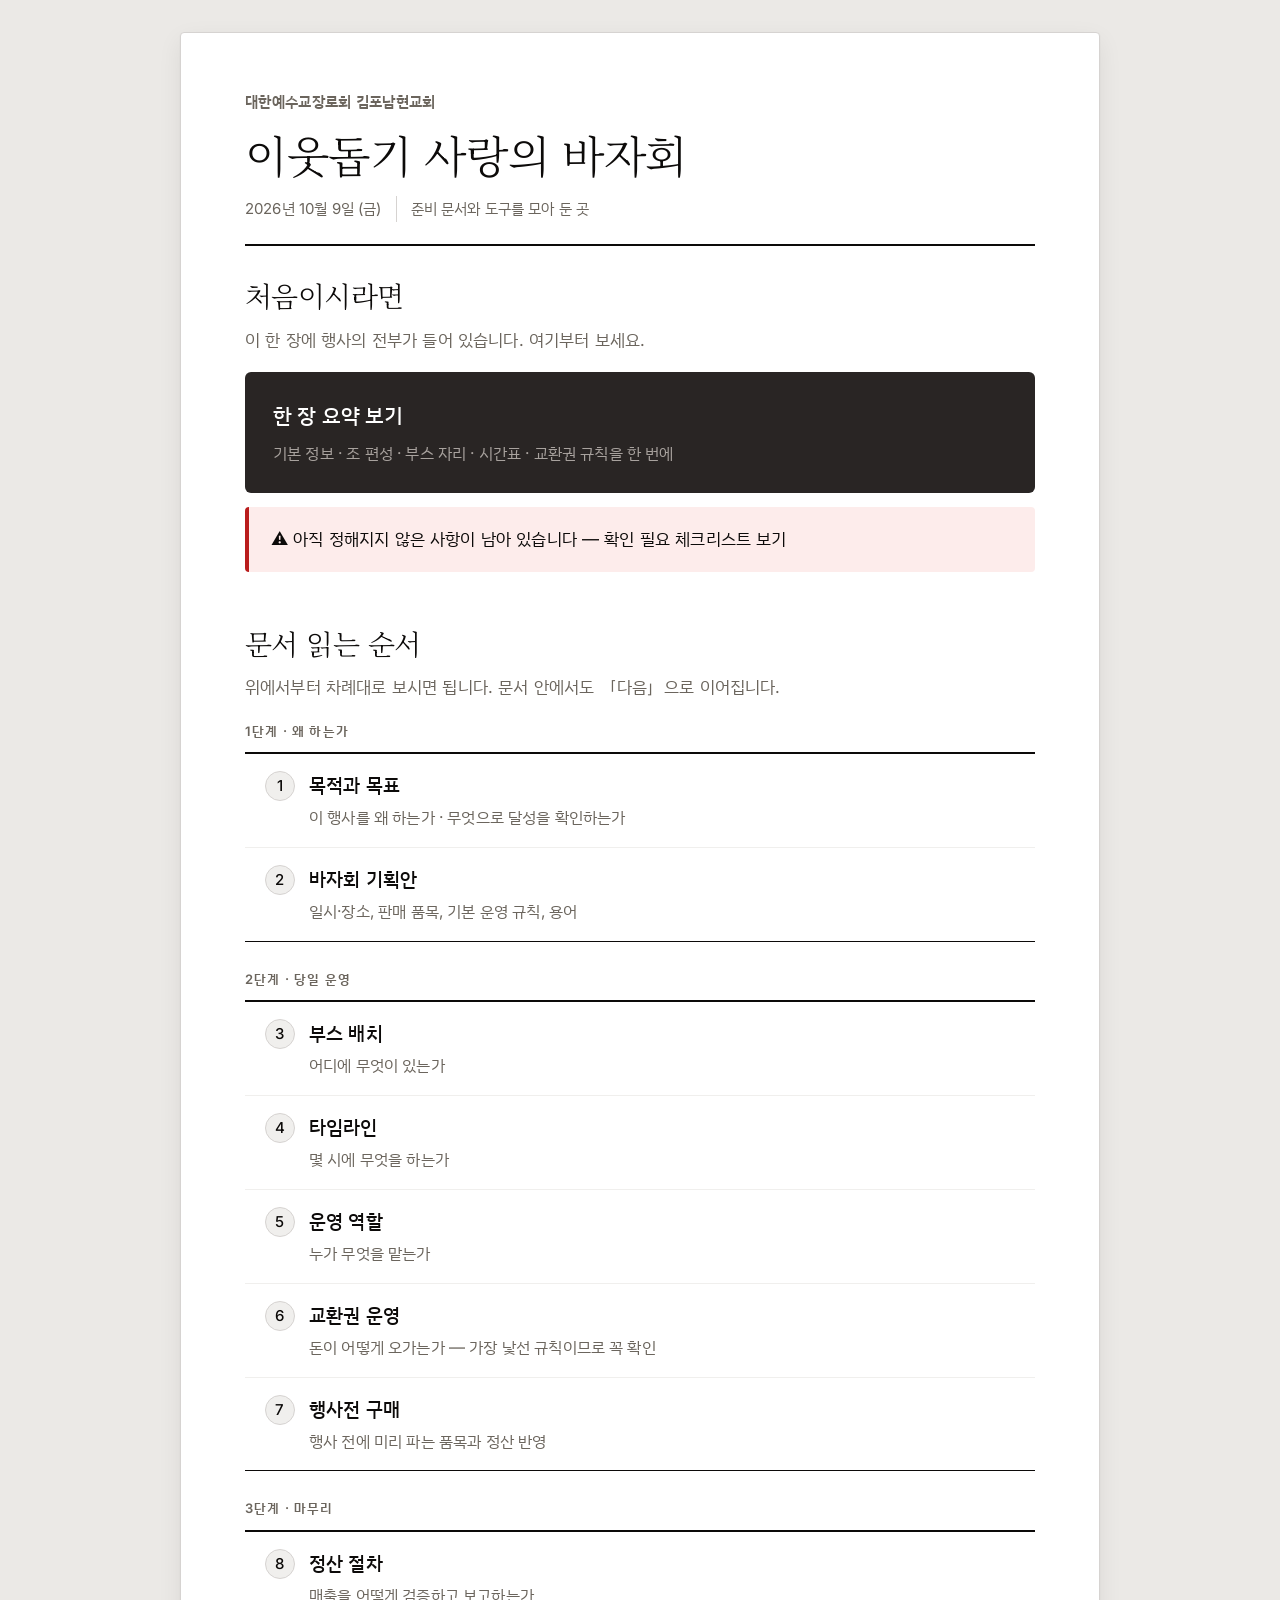
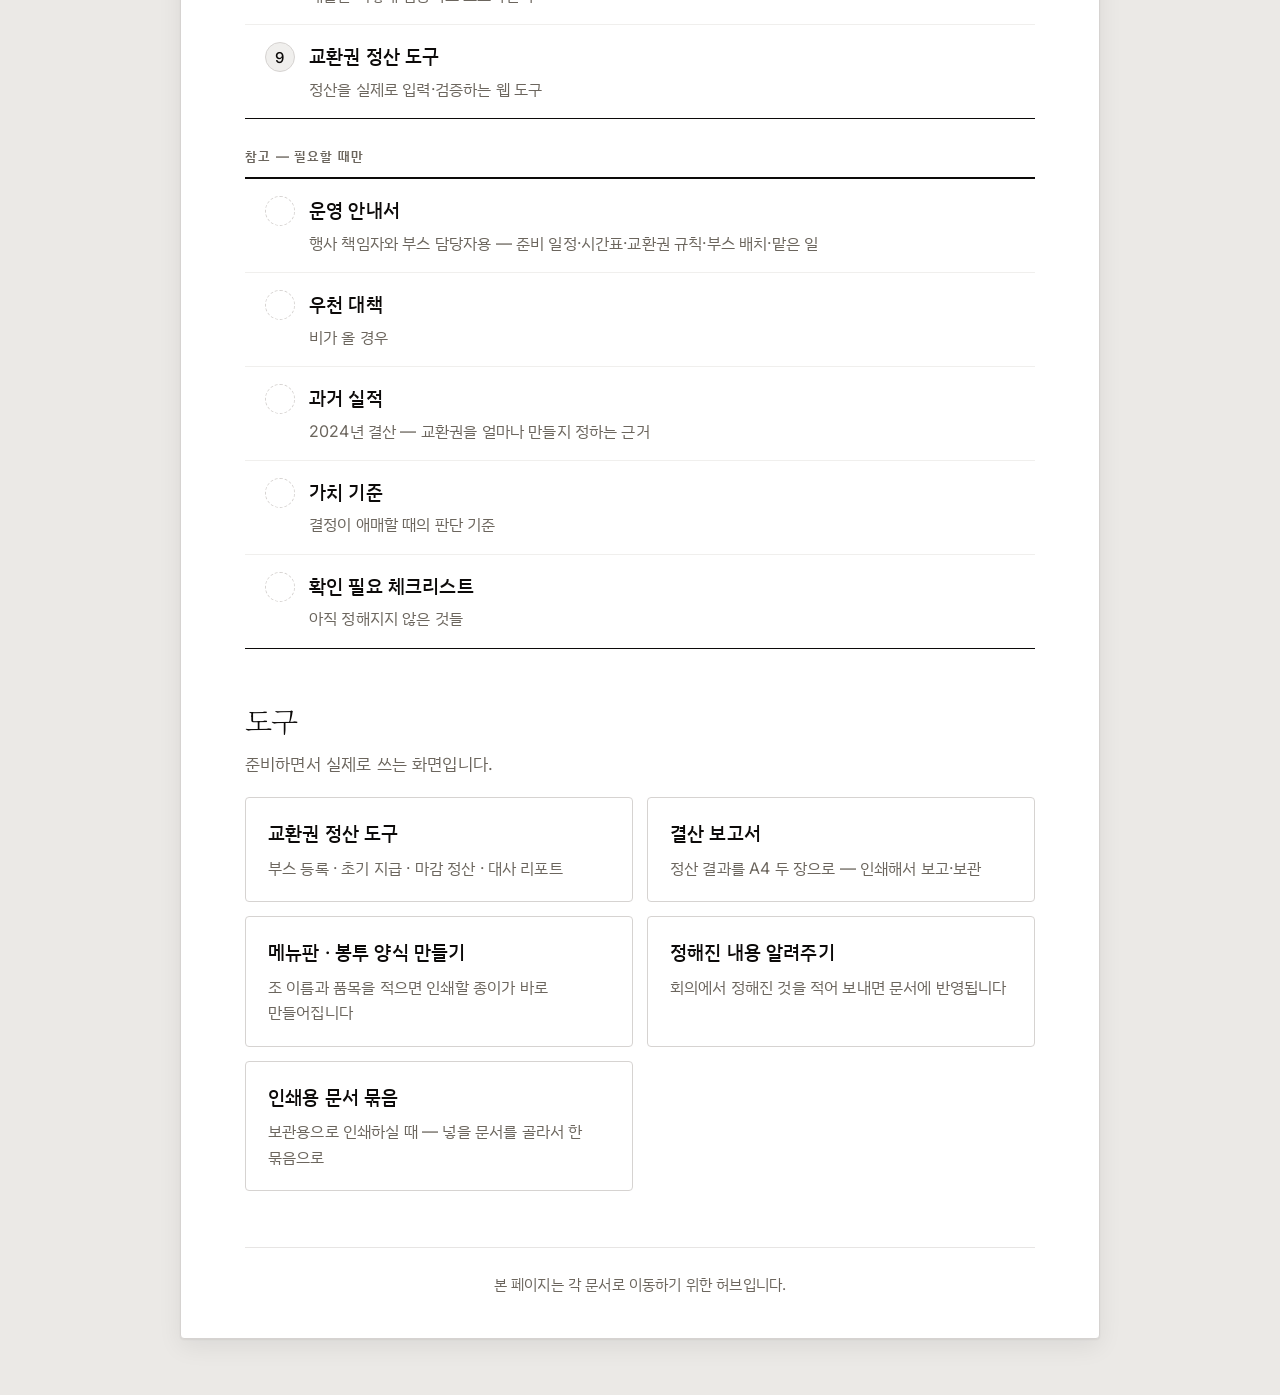
<file: index.html>
<!DOCTYPE html>
<html lang="ko">
<head>
<meta charset="UTF-8">
<meta name="viewport" content="width=device-width, initial-scale=1.0">
<title>바자회 준비 허브</title>
<link rel="preconnect" href="https://fonts.googleapis.com">
<link rel="preconnect" href="https://fonts.gstatic.com" crossorigin>
<link href="https://fonts.googleapis.com/css2?family=Inter:wght@400;500;600&family=IBM+Plex+Sans+KR:wght@400;500;700&family=Noto+Serif+KR:wght@300;400&display=swap" rel="stylesheet">
<link rel="stylesheet" href="assets/tokens.css">
<link rel="stylesheet" href="assets/index.css">
</head>
<body class="desk">

<main class="paper">
<header class="masthead">
  <p class="org-line">대한예수교장로회 김포남현교회</p>
  <h1>이웃돕기 사랑의 바자회</h1>
  <ul class="meta-list"><li>2026년 10월 9일 (금)</li><li>준비 문서와 도구를 모아 둔 곳</li></ul>
</header>

  <section>
    <h2>처음이시라면</h2>
    <p class="lead">이 한 장에 행사의 전부가 들어 있습니다. 여기부터 보세요.</p>
    <a class="start" href="doc.html?src=docs/한장_요약.md">
      한 장 요약 보기
      <span class="sub">기본 정보 · 조 편성 · 부스 자리 · 시간표 · 교환권 규칙을 한 번에</span>
    </a>
    <a class="alert banner banner-red" href="doc.html?src=docs/확인_필요_체크리스트.md">
      ⚠ 아직 정해지지 않은 사항이 남아 있습니다 — 확인 필요 체크리스트 보기
    </a>
  </section>

  <section>
    <h2>문서 읽는 순서</h2>
    <p class="lead">위에서부터 차례대로 보시면 됩니다. 문서 안에서도 「다음」으로 이어집니다.</p>

    <div class="doc-group">
      <p class="eyebrow">1단계 · 왜 하는가</p>
      <ul class="doc-list">
        <li><a href="doc.html?src=docs/목적_목표.md"><span class="step">1</span><span class="text"><span class="name">목적과 목표</span><span class="desc">이 행사를 왜 하는가 · 무엇으로 달성을 확인하는가</span></span></a></li>
        <li><a href="doc.html?src=바자회_기획안.md"><span class="step">2</span><span class="text"><span class="name">바자회 기획안</span><span class="desc">일시·장소, 판매 품목, 기본 운영 규칙, 용어</span></span></a></li>
      </ul>
    </div>

    <div class="doc-group">
      <p class="eyebrow">2단계 · 당일 운영</p>
      <ul class="doc-list">
        <li><a href="doc.html?src=docs/부스_배치.md"><span class="step">3</span><span class="text"><span class="name">부스 배치</span><span class="desc">어디에 무엇이 있는가</span></span></a></li>
        <li><a href="doc.html?src=docs/타임라인.md"><span class="step">4</span><span class="text"><span class="name">타임라인</span><span class="desc">몇 시에 무엇을 하는가</span></span></a></li>
        <li><a href="doc.html?src=docs/운영_역할.md"><span class="step">5</span><span class="text"><span class="name">운영 역할</span><span class="desc">누가 무엇을 맡는가</span></span></a></li>
        <li><a href="doc.html?src=docs/교환권_운영.md"><span class="step">6</span><span class="text"><span class="name">교환권 운영</span><span class="desc">돈이 어떻게 오가는가 — 가장 낯선 규칙이므로 꼭 확인</span></span></a></li>
        <li><a href="doc.html?src=docs/행사전_구매.md"><span class="step">7</span><span class="text"><span class="name">행사전 구매</span><span class="desc">행사 전에 미리 파는 품목과 정산 반영</span></span></a></li>
      </ul>
    </div>

    <div class="doc-group">
      <p class="eyebrow">3단계 · 마무리</p>
      <ul class="doc-list">
        <li><a href="doc.html?src=docs/정산_절차.md"><span class="step">8</span><span class="text"><span class="name">정산 절차</span><span class="desc">매출을 어떻게 검증하고 보고하는가</span></span></a></li>
        <li><a href="voucher-settlement/index.html"><span class="step">9</span><span class="text"><span class="name">교환권 정산 도구</span><span class="desc">정산을 실제로 입력·검증하는 웹 도구</span></span></a></li>
      </ul>
    </div>

    <div class="doc-group">
      <p class="eyebrow">참고 — 필요할 때만</p>
      <ul class="doc-list">
        <li><a href="doc.html?src=docs/운영_안내서.md"><span class="step blank"></span><span class="text"><span class="name">운영 안내서</span><span class="desc">행사 책임자와 부스 담당자용 — 준비 일정·시간표·교환권 규칙·부스 배치·맡은 일</span></span></a></li>
        <li><a href="doc.html?src=docs/우천_대책.md"><span class="step blank"></span><span class="text"><span class="name">우천 대책</span><span class="desc">비가 올 경우</span></span></a></li>
        <li><a href="doc.html?src=docs/과거_실적.md"><span class="step blank"></span><span class="text"><span class="name">과거 실적</span><span class="desc">2024년 결산 — 교환권을 얼마나 만들지 정하는 근거</span></span></a></li>
        <li><a href="doc.html?src=docs/가치_기준.md"><span class="step blank"></span><span class="text"><span class="name">가치 기준</span><span class="desc">결정이 애매할 때의 판단 기준</span></span></a></li>
        <li><a href="doc.html?src=docs/확인_필요_체크리스트.md"><span class="step blank"></span><span class="text"><span class="name">확인 필요 체크리스트</span><span class="desc">아직 정해지지 않은 것들</span></span></a></li>
      </ul>
    </div>
  </section>

  <section>
    <h2>도구</h2>
    <p class="lead">준비하면서 실제로 쓰는 화면입니다.</p>
    <div class="tools">
      <a class="tool" href="voucher-settlement/index.html">
        <span class="name">교환권 정산 도구</span>
        <span class="sub">부스 등록 · 초기 지급 · 마감 정산 · 대사 리포트</span>
      </a>
      <a class="tool" href="voucher-settlement/report.html">
        <span class="name">결산 보고서</span>
        <span class="sub">정산 결과를 A4 두 장으로 — 인쇄해서 보고·보관</span>
      </a>
      <a class="tool" href="forms.html">
        <span class="name">메뉴판 · 봉투 양식 만들기</span>
        <span class="sub">조 이름과 품목을 적으면 인쇄할 종이가 바로 만들어집니다</span>
      </a>
      <a class="tool" href="answers.html">
        <span class="name">정해진 내용 알려주기</span>
        <span class="sub">회의에서 정해진 것을 적어 보내면 문서에 반영됩니다</span>
      </a>
      <a class="tool" href="print.html">
        <span class="name">인쇄용 문서 묶음</span>
        <span class="sub">보관용으로 인쇄하실 때 — 넣을 문서를 골라서 한 묶음으로</span>
      </a>
    </div>
  </section>

  <footer>본 페이지는 각 문서로 이동하기 위한 허브입니다.</footer>
</main>

</body>
</html>
</file>
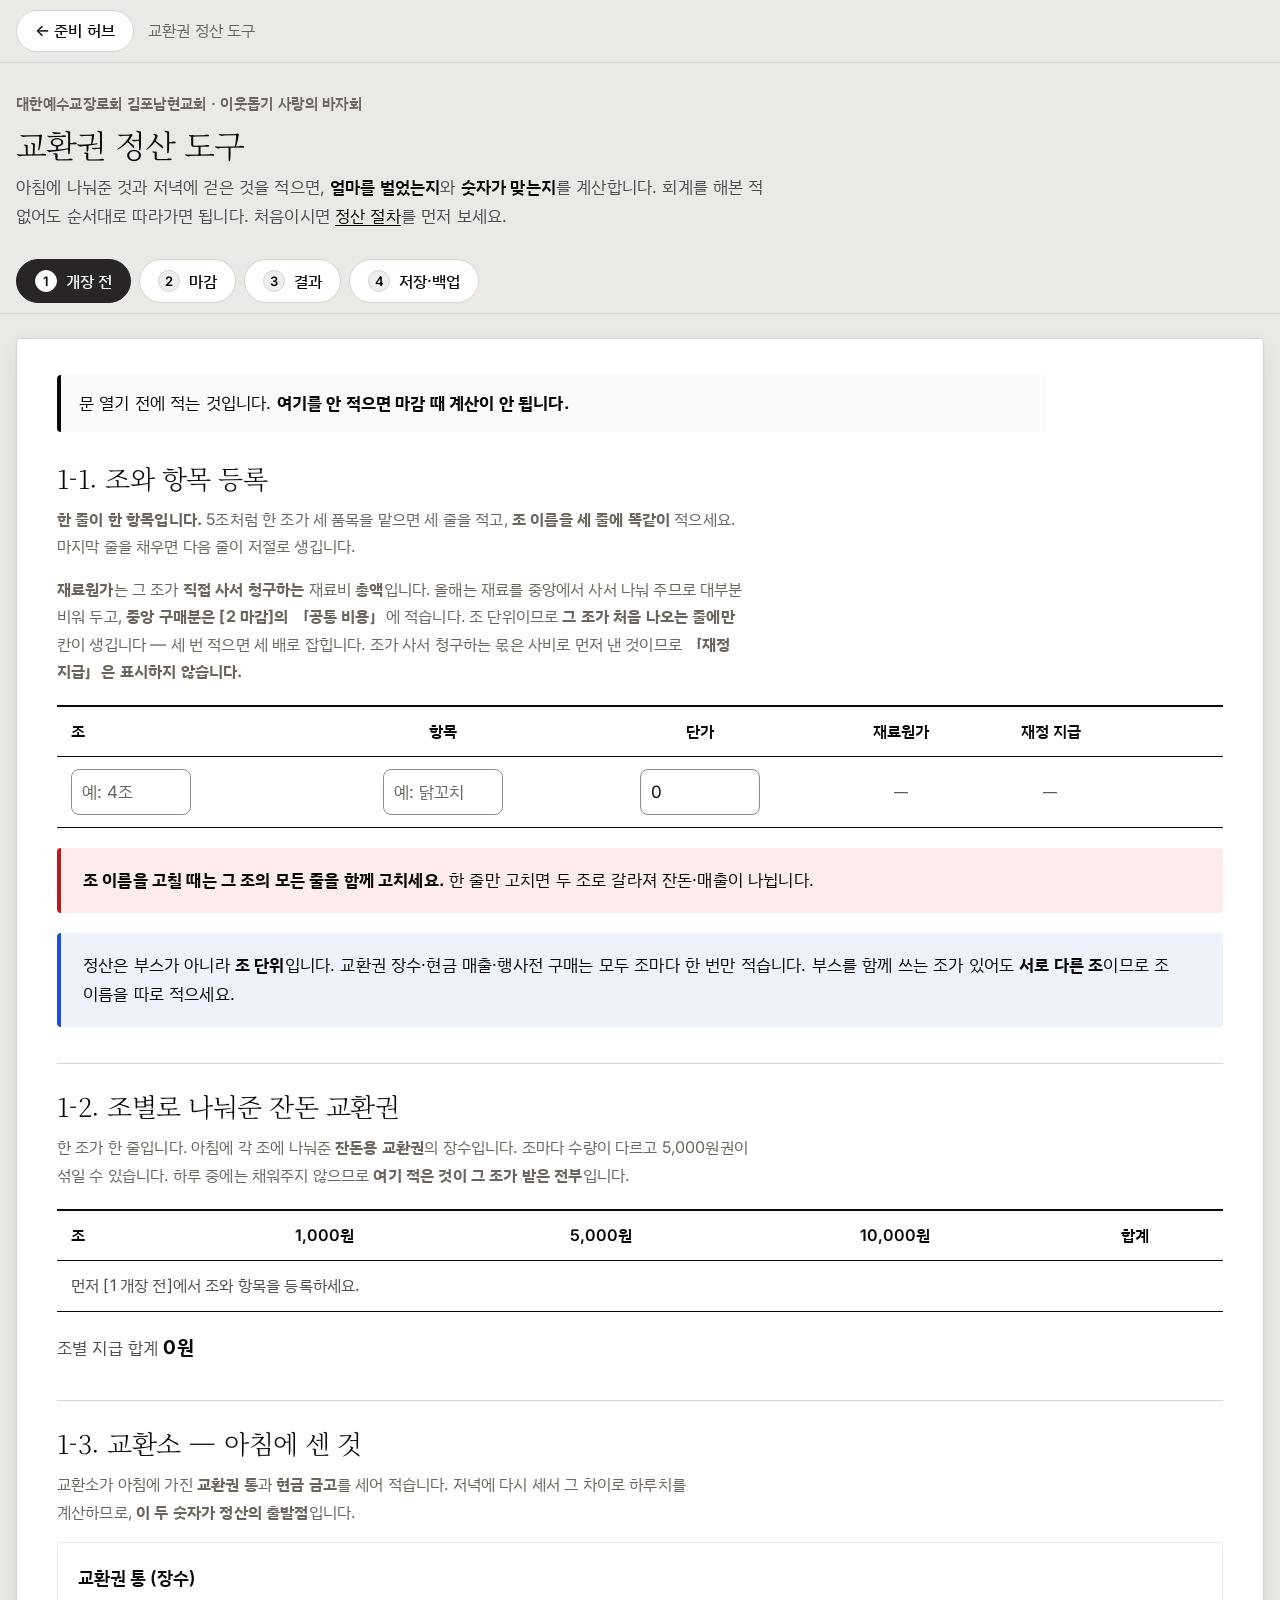
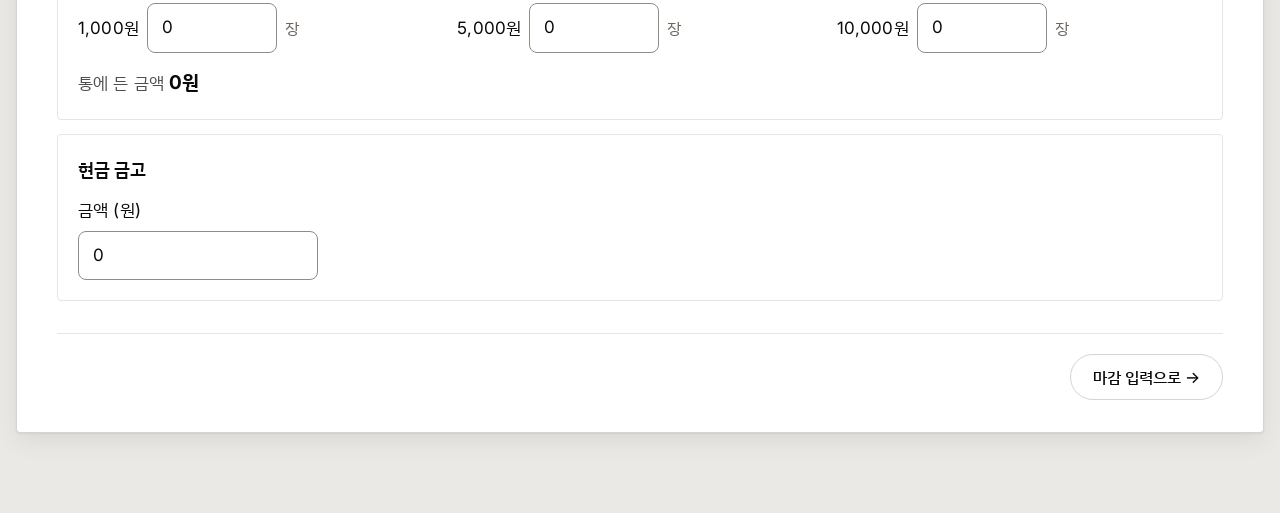
<file: voucher-settlement/index.html>
<!DOCTYPE html>
<html lang="ko">
<head>
<meta charset="UTF-8">
<meta name="viewport" content="width=device-width, initial-scale=1.0">
<title>교환권 정산 도구</title>
<link rel="preconnect" href="https://fonts.googleapis.com">
<link rel="preconnect" href="https://fonts.gstatic.com" crossorigin>
<link href="https://fonts.googleapis.com/css2?family=Inter:wght@400;500;600&family=IBM+Plex+Sans+KR:wght@400;500;700&family=Noto+Serif+KR:wght@300;400&display=swap" rel="stylesheet">
<link rel="stylesheet" href="../assets/tokens.css">
<link rel="stylesheet" href="style.css">
<script src="../assets/shared.js"></script>
<script src="../assets/config.js"></script>
<script src="settle.js"></script>
</head>
<body class="desk">

<nav class="topbar">
  <a class="home" href="../index.html">&larr; 준비 허브</a>
  <span class="where">교환권 정산 도구</span>
</nav>

<header class="app-header">
  <p class="org-line">대한예수교장로회 김포남현교회 · 이웃돕기 사랑의 바자회</p>
  <h1>교환권 정산 도구</h1>
  <p class="app-sub">아침에 나눠준 것과 저녁에 걷은 것을 적으면, <strong>얼마를 벌었는지</strong>와 <strong>숫자가 맞는지</strong>를 계산합니다. 회계를 해본 적 없어도 순서대로 따라가면 됩니다. 처음이시면 <a href="../doc.html?src=docs/정산_절차.md">정산 절차</a>를 먼저 보세요.</p>
</header>

<nav class="tabs" id="tabs">
  <button class="tab-btn active" data-tab="open"><span class="step-no">1</span>개장 전</button>
  <button class="tab-btn" data-tab="close"><span class="step-no">2</span>마감</button>
  <button class="tab-btn" data-tab="report"><span class="step-no">3</span>결과</button>
  <button class="tab-btn" data-tab="data"><span class="step-no">4</span>저장·백업</button>
</nav>

<main>

<!-- ================= 1. 개장 전 ================= -->
<section class="tab-panel paper active" id="panel-open">
  <p class="panel-lead">문 열기 전에 적는 것입니다. <strong>여기를 안 적으면 마감 때 계산이 안 됩니다.</strong></p>

  <h2>1-1. 조와 항목 등록</h2>
  <p class="hint"><strong>한 줄이 한 항목입니다.</strong> 5조처럼 한 조가 세 품목을 맡으면 세 줄을 적고, <strong>조 이름을 세 줄에 똑같이</strong> 적으세요. 마지막 줄을 채우면 다음 줄이 저절로 생깁니다.</p>
  <p class="hint"><strong>재료원가</strong>는 그 조가 <strong>직접 사서 청구하는</strong> 재료비 <strong>총액</strong>입니다. 올해는 재료를 중앙에서 사서 나눠 주므로 대부분 비워 두고, <strong>중앙 구매분은 [2 마감]의 「공통 비용」</strong>에 적습니다. 조 단위이므로 <strong>그 조가 처음 나오는 줄에만</strong> 칸이 생깁니다 — 세 번 적으면 세 배로 잡힙니다. 조가 사서 청구하는 몫은 사비로 먼저 낸 것이므로 <strong>「재정 지급」은 표시하지 않습니다.</strong></p>
  <div class="table-scroll">
    <table class="data-table" id="item-table">
      <thead><tr><th>조</th><th>항목</th><th>단가</th><th>재료원가</th><th>재정 지급</th><th class="col-btn"></th></tr></thead>
      <tbody id="item-body"></tbody>
    </table>
  </div>
  <div class="banner banner-red"><strong>조 이름을 고칠 때는 그 조의 모든 줄을 함께 고치세요.</strong> 한 줄만 고치면 두 조로 갈라져 잔돈·매출이 나뉩니다.</div>
  <div class="banner banner-blue">정산은 부스가 아니라 <strong>조 단위</strong>입니다. 교환권 장수·현금 매출·행사전 구매는 모두 조마다 한 번만 적습니다. 부스를 함께 쓰는 조가 있어도 <strong>서로 다른 조</strong>이므로 조 이름을 따로 적으세요.</div>

  <h2>1-2. 조별로 나눠준 잔돈 교환권</h2>
  <p class="hint">한 조가 한 줄입니다. 아침에 각 조에 나눠준 <strong>잔돈용 교환권</strong>의 장수입니다. 조마다 수량이 다르고 5,000원권이 섞일 수 있습니다. 하루 중에는 채워주지 않으므로 <strong>여기 적은 것이 그 조가 받은 전부</strong>입니다.</p>
  <div class="table-scroll">
    <table class="data-table" id="float-table">
      <thead><tr><th>조</th><th>1,000원</th><th>5,000원</th><th>10,000원</th><th>합계</th></tr></thead>
      <tbody id="float-body"></tbody>
    </table>
  </div>
  <p class="row-total-line">조별 지급 합계 <strong id="float-sum">0원</strong></p>

  <h2>1-3. 교환소 — 아침에 센 것</h2>
  <p class="hint">교환소가 아침에 가진 <strong>교환권 통</strong>과 <strong>현금 금고</strong>를 세어 적습니다. 저녁에 다시 세서 그 차이로 하루치를 계산하므로, <strong>이 두 숫자가 정산의 출발점</strong>입니다.</p>
  <div class="count-box">
    <h3>교환권 통 (장수)</h3>
    <div class="denom-grid" id="open-tin"></div>
    <p class="box-total">통에 든 금액 <strong id="open-tin-total">0원</strong></p>
  </div>
  <div class="count-box">
    <h3>현금 금고</h3>
    <label class="field-inline">금액 (원)
      <input type="number" id="open-cash" min="0" step="1" inputmode="numeric">
    </label>
  </div>

  <div class="panel-foot">
    <button type="button" class="btn-secondary" data-goto="close">마감 입력으로 &rarr;</button>
  </div>
</section>

<!-- ================= 2. 마감 ================= -->
<section class="tab-panel paper" id="panel-close">
  <p class="panel-lead"><strong>판매가 끝난 뒤 적습니다.</strong> 순서가 있습니다 — ① 교환소 <strong>저녁 금고를 먼저</strong> 세고 → ② 조별 제출을 받아 적고 → ③ 공통 수입·비용을 적습니다.</p>

  <h2>2-1. 조별 정산</h2>
  <p class="hint"><strong>한 조가 한 줄입니다.</strong> 제출한 교환권 장수 · 따로 센 현금 매출 · 그 조가 행사 전에 판 금액을 가로로 채우세요. 아침에 받은 잔돈분은 계산에서 자동으로 빠집니다.</p>
  <p class="hint"><strong>행사전 구매</strong>는 행사 전에 미리 판 몫입니다 (<a href="../doc.html?src=docs/행사전_구매.md">행사전 구매</a> 참고). 교환권을 안 거쳐 대사에는 안 잡히지만 <strong>그 조의 매출</strong>입니다. <strong>재료원가는 [1 개장 전]</strong>의 등록 표에 있습니다.</p>
  <div class="table-scroll">
    <table class="data-table" id="final-table">
      <thead><tr><th>조</th><th>1,000원</th><th>5,000원</th><th>10,000원</th><th>교환권 합계</th><th>현금 매출</th><th>행사전 구매</th></tr></thead>
      <tbody id="final-body"></tbody>
    </table>
  </div>

  <h2>2-2. 교환소 — 저녁에 센 것</h2>
  <p class="hint">아침과 같은 자리를 다시 셉니다. <strong>재환전으로 돌려받은 교환권은 판매용 통에 도로 넣은 상태</strong>여야 합니다 — 그래야 통 차이에 저절로 반영됩니다.</p>
  <div class="count-box">
    <h3>교환권 통 (남은 장수)</h3>
    <div class="denom-grid" id="close-tin"></div>
    <p class="box-total">남은 금액 <strong id="close-tin-total">0원</strong></p>
  </div>
  <div class="count-box">
    <h3>현금 금고와 계좌이체</h3>
    <div class="field-row">
      <label class="field-inline">저녁 금고 (원)
        <input type="number" id="close-cash" min="0" step="1" inputmode="numeric">
      </label>
      <label class="field-inline">계좌이체 합계 (원)
        <input type="number" id="transfer" min="0" step="1" inputmode="numeric">
        <span class="field-help">패드·휴대폰에서 확인한 입금 합계</span>
      </label>
    </div>
  </div>

  <h2>2-3. 공통 수입</h2>
  <p class="hint"><strong>어느 조에도 붙지 않는 수입</strong>입니다 — 목장쿠폰, 선판매쿠폰, 헌옷 수거 매출 등. 마지막 줄을 채우면 다음 줄이 생깁니다. <strong>조에 붙는 매출은 2-1에</strong> 적으세요.</p>
  <p class="hint"><strong>「교환권 판매」</strong>는 교환권을 팔고 받은 돈이라는 뜻입니다(목장쿠폰·선판매쿠폰·전도용). 그 교환권은 아침에 통을 셀 때 이미 빠져나간 뒤라 <strong>대사 양쪽에 함께</strong> 더해야 맞습니다. 헌옷 수거처럼 교환권을 안 거친 수입은 표시하지 마세요.</p>
  <div id="common-incomes"></div>
  <p class="row-total-line">공통 수입 합계 <strong id="income-sum">0원</strong></p>
  <div class="banner banner-blue">「교환권 판매」로 받은 대금은 <strong>저녁 금고에 합치지 마세요.</strong> 합치면 금고 차액에도 잡혀 같은 돈을 두 번 세게 됩니다. 아침 금고에 넣어두거나 따로 보관하시면 됩니다.</div>

  <h2>2-4. 공통 비용</h2>
  <p class="hint"><strong>어느 조에도 붙지 않는 지출</strong>입니다 — <strong>중앙에서 구매한 재료비</strong>, 교환권 인쇄비, 천막·비품 대여료 같은 것. 마지막 줄을 채우면 다음 줄이 생깁니다.</p>
  <p class="hint"><strong>「재정 지급」을 표시하지 않은 것</strong>은 누군가 사비로 먼저 낸 것으로 보고 「마감 후 돌려드릴 돈」에 넣습니다. 수익 계산에는 둘 다 똑같이 원가입니다.</p>
  <div id="common-costs"></div>
  <p class="row-total-line">공통 비용 합계 <strong id="common-sum">0원</strong></p>

  <div class="panel-foot">
    <button type="button" data-goto="report">결과 보기 &rarr;</button>
  </div>
</section>

<!-- ================= 3. 결과 ================= -->
<section class="tab-panel paper" id="panel-report">

  <div class="summary-row">
    <div class="summary-card" id="verdict">
      <p class="summary-label">교환소 대사</p>
      <p class="summary-value" id="verdict-value">—</p>
      <p class="summary-note" id="verdict-note"></p>
    </div>
    <div class="summary-card">
      <p class="summary-label">매출 합계</p>
      <p class="summary-value" id="sum-revenue">0원</p>
      <p class="summary-note">들어온 돈 전부</p>
    </div>
    <div class="summary-card strong">
      <p class="summary-label">최종 수익금</p>
      <p class="summary-value" id="sum-final">0원</p>
      <p class="summary-note">매출에서 원가를 뺀 것</p>
    </div>
  </div>

  <h2>나간 교환권과 받은 돈</h2>
  <p class="hint">교환권은 돈을 받아야만 나갑니다. 그래서 <strong>왼쪽과 오른쪽이 같아야</strong> 합니다.</p>
  <div class="balance-pair">
    <div class="balance-side">
      <h3>나간 교환권</h3>
      <table class="data-table balance">
        <tbody>
          <tr><th>아침 통</th><td id="r-open-tin">0원</td></tr>
          <tr><th>− 저녁 통</th><td id="r-close-tin">0원</td></tr>
          <tr><th>− 조별 지급 합계</th><td id="r-float">0원</td></tr>
          <tr><th>+ 교환권으로 판 공통 수입</th><td id="r-pv1">0원</td></tr>
          <tr class="row-sum"><th>= 손님에게 팔려 나간 것</th><td id="r-sold">0원</td></tr>
        </tbody>
      </table>
    </div>
    <div class="balance-eq" aria-hidden="true">=</div>
    <div class="balance-side">
      <h3>받은 돈</h3>
      <table class="data-table balance">
        <tbody>
          <tr><th>저녁 금고 − 아침 금고</th><td id="r-cash-delta">0원</td></tr>
          <tr><th>+ 계좌이체</th><td id="r-transfer">0원</td></tr>
          <tr><th>+ 교환권으로 판 공통 수입의 대금</th><td id="r-pv2">0원</td></tr>
          <tr class="row-sum"><th>= 그 값으로 받은 돈</th><td id="r-received">0원</td></tr>
        </tbody>
      </table>
    </div>
  </div>
  <div class="table-scroll">
    <table class="data-table balance">
      <tbody>
        <tr class="row-diff"><th>차이 (0이어야 합니다)</th><td id="r-diff">0원</td></tr>
      </tbody>
    </table>
  </div>

  <h2>조별 매출</h2>
  <p class="hint">교환권 매출 = 제출한 교환권 − 아침에 받은 잔돈. 여기에 <strong>현금 매출과 행사전 구매</strong>를 더한 것이 그 조가 실제로 판 금액입니다.</p>
  <div class="table-scroll">
    <table class="data-table" id="report-booth-table">
      <thead><tr><th>조</th><th>받은 잔돈</th><th>제출 교환권</th><th>교환권 매출</th><th>현금 매출</th><th>행사전 구매</th><th>매출 합계</th><th>재료원가</th><th>재정 지급</th></tr></thead>
      <tbody id="report-booth-body"></tbody>
      <tfoot><tr><th>합계</th><th id="rb-float">0원</th><th id="rb-final">0원</th><th id="rb-voucher">0원</th><th id="rb-cash">0원</th><th id="rb-presale">0원</th><th id="rb-total">0원</th><th id="rb-cost">0원</th><th></th></tr></tfoot>
    </table>
  </div>

  <h2>손님이 쓰지 않고 가져간 교환권</h2>
  <div class="table-scroll">
    <table class="data-table balance">
      <tbody>
        <tr><th>손님에게 팔려 나간 교환권</th><td id="r-sold2">0원</td></tr>
        <tr><th>− 조별 교환권 매출 합계</th><td id="r-voucher2">0원</td></tr>
        <tr class="row-sum"><th>= 미사용 교환권</th><td id="r-unused">0원</td></tr>
      </tbody>
    </table>
  </div>
  <p class="hint" id="unused-note"></p>

  <h2>최종 수익금은 어떻게 나왔나</h2>
  <p class="hint">맨 위 <strong>최종 수익금</strong>이 나온 과정입니다. <strong>들어온 돈(매출)에서 쓴 돈(원가)을 뺀 것</strong>으로, 2024년 결산서와 같은 방식입니다 (<a href="../doc.html?src=docs/과거_실적.md">과거 실적</a> 참고).</p>
  <div class="table-scroll">
    <table class="data-table balance">
      <tbody>
        <tr><th>교환소가 받은 돈</th><td id="r-final-desk">0원</td></tr>
        <tr><th>+ 조별 현금 매출 합계</th><td id="r-final-cash">0원</td></tr>
        <tr><th>+ 조별 행사전 구매 합계</th><td id="r-final-presale-booth">0원</td></tr>
        <tr><th>+ 공통 수입 (교환권 판매 제외)</th><td id="r-final-income">0원</td></tr>
        <tr class="row-sum"><th>= 매출 합계</th><td id="r-revenue">0원</td></tr>
        <tr><th>조별 재료비 합계</th><td id="r-cost-booth">0원</td></tr>
        <tr><th>+ 공통 비용 합계</th><td id="r-cost-common">0원</td></tr>
        <tr class="row-sum"><th>= 원가 합계</th><td id="r-cost">0원</td></tr>
        <tr class="row-total"><th>= 최종 수익금 (매출 − 원가)</th><td id="r-final-total">0원</td></tr>
      </tbody>
    </table>
  </div>
  <h2>마감 후 돌려드릴 돈</h2>
  <p class="hint">원가 중 <strong>교회 재정에서 아직 내지 않은 몫</strong>입니다. 조원이 사비로 장을 본 경우가 여기 해당하며, 마감 후 그분들께 돌려드려야 합니다. <strong>수익금은 이미 위에서 원가를 뺀 값</strong>이므로 여기서 또 빼지 않습니다.</p>
  <div class="table-scroll">
    <table class="data-table balance">
      <tbody>
        <tr><th>원가 합계</th><td id="r-refund-all">0원</td></tr>
        <tr><th>− 재정에서 이미 지급한 몫</th><td id="r-refund-paid">0원</td></tr>
        <tr class="row-total"><th>= 돌려드릴 금액</th><td id="r-refund">0원</td></tr>
      </tbody>
    </table>
  </div>
  <div class="table-scroll" id="refund-list-box">
    <table class="data-table">
      <thead><tr><th>받으실 곳</th><th>금액</th></tr></thead>
      <tbody id="refund-list"></tbody>
    </table>
  </div>
  <div class="banner banner-red">이 돈을 <strong>교환소 금고에서 꺼내지 마세요.</strong> 금고에서 나가면 저녁 금고가 그만큼 줄어 대사가 틀어집니다. 따로 마련한 돈으로 지급하세요.</div>

  <div class="panel-foot">
    <a class="btn-secondary" href="report.html">결산 보고서 만들기 &rarr;</a>
  </div>
  <div class="banner banner-blue">조들이 모아 온 교환권 총액은 <strong>매출에 더하지 않습니다.</strong> 그 돈은 이미 교환소에서 받아 맨 윗줄에 들어 있습니다 — 더하면 같은 돈을 두 번 세는 것입니다.</div>
</section>

<!-- ================= 4. 저장 ================= -->
<section class="tab-panel paper" id="panel-data">

  <h2>구글 시트에 보내기</h2>
  <p class="hint">입력한 내용을 교회 구글 시트에 올립니다. 이 도구는 값을 이 브라우저에만 담아두기 때문에, 시트에 올려두어야 다른 사람도 보고 다음 해에도 남습니다.</p>
  <div class="table-scroll">
    <table class="data-table">
      <thead><tr><th>시트 탭</th><th>무엇이 들어가나</th></tr></thead>
      <tbody>
        <tr><td>정산</td><td>결과를 찍어 둔 표. 보고·보관용입니다</td></tr>
        <tr><td>정산_계산</td><td><strong>시트 함수가 들어 있는 계산기.</strong> 노란 칸에 값을 넣으면 시트 안에서 다시 계산됩니다</td></tr>
        <tr><td>정산_원본</td><td>이 화면으로 다시 불러오기 위한 기록. 지우지 마세요</td></tr>
      </tbody>
    </table>
  </div>
  <div class="banner banner-blue"><strong>이 도구를 못 쓰게 되어도 「정산_계산」 탭 하나면 정산할 수 있습니다.</strong> 이 화면의 계산식을 그대로 시트 함수로 옮겨 두었습니다. 다만 거기에 직접 입력하실 거면 <strong>탭을 복사해서</strong> 쓰세요 — 여기서 보내면 그 탭도 새로 만들어집니다.</div>

  <div class="card" id="sheet-box">
    <div class="field-row">
      <label class="field-inline">공유 암호
        <input type="password" id="sheet-pw" autocomplete="off">
        <span class="field-help">교회에서 안내받은 암호입니다. 한 번 넣으면 기억합니다</span>
      </label>
    </div>
    <div class="data-actions">
      <button type="button" id="btn-sheet-send">시트로 보내기</button>
      <button type="button" id="btn-sheet-load" class="btn-secondary">시트에서 불러오기</button>
    </div>
    <p class="status" id="sheet-msg"></p>
    <p class="hint">보내면 위 <strong>세 탭이 모두 지금 내용으로 덮어써집니다.</strong> 불러오면 반대로 이 화면이 시트 내용으로 덮어써집니다.</p>
  </div>

  <h2>파일로 백업</h2>
  <p class="hint">시트를 쓰지 못하는 상황을 대비한 수단입니다. 정산 중간중간 받아두세요.</p>
  <div class="data-actions">
    <button type="button" id="btn-export" class="btn-secondary">JSON 내보내기</button>
    <label class="file-btn">JSON 불러오기
      <input type="file" id="import-file" accept="application/json" hidden>
    </label>
    <button type="button" id="btn-export-csv" class="btn-secondary">CSV 내보내기</button>
  </div>

  <h2>초기화</h2>
  <p class="hint">모든 입력을 지웁니다. 되돌릴 수 없으니 먼저 백업하세요.</p>
  <div class="data-actions">
    <button type="button" id="btn-reset" class="danger">전체 초기화</button>
  </div>
</section>

</main>

<script src="app.js"></script>
</body>
</html>
</file>
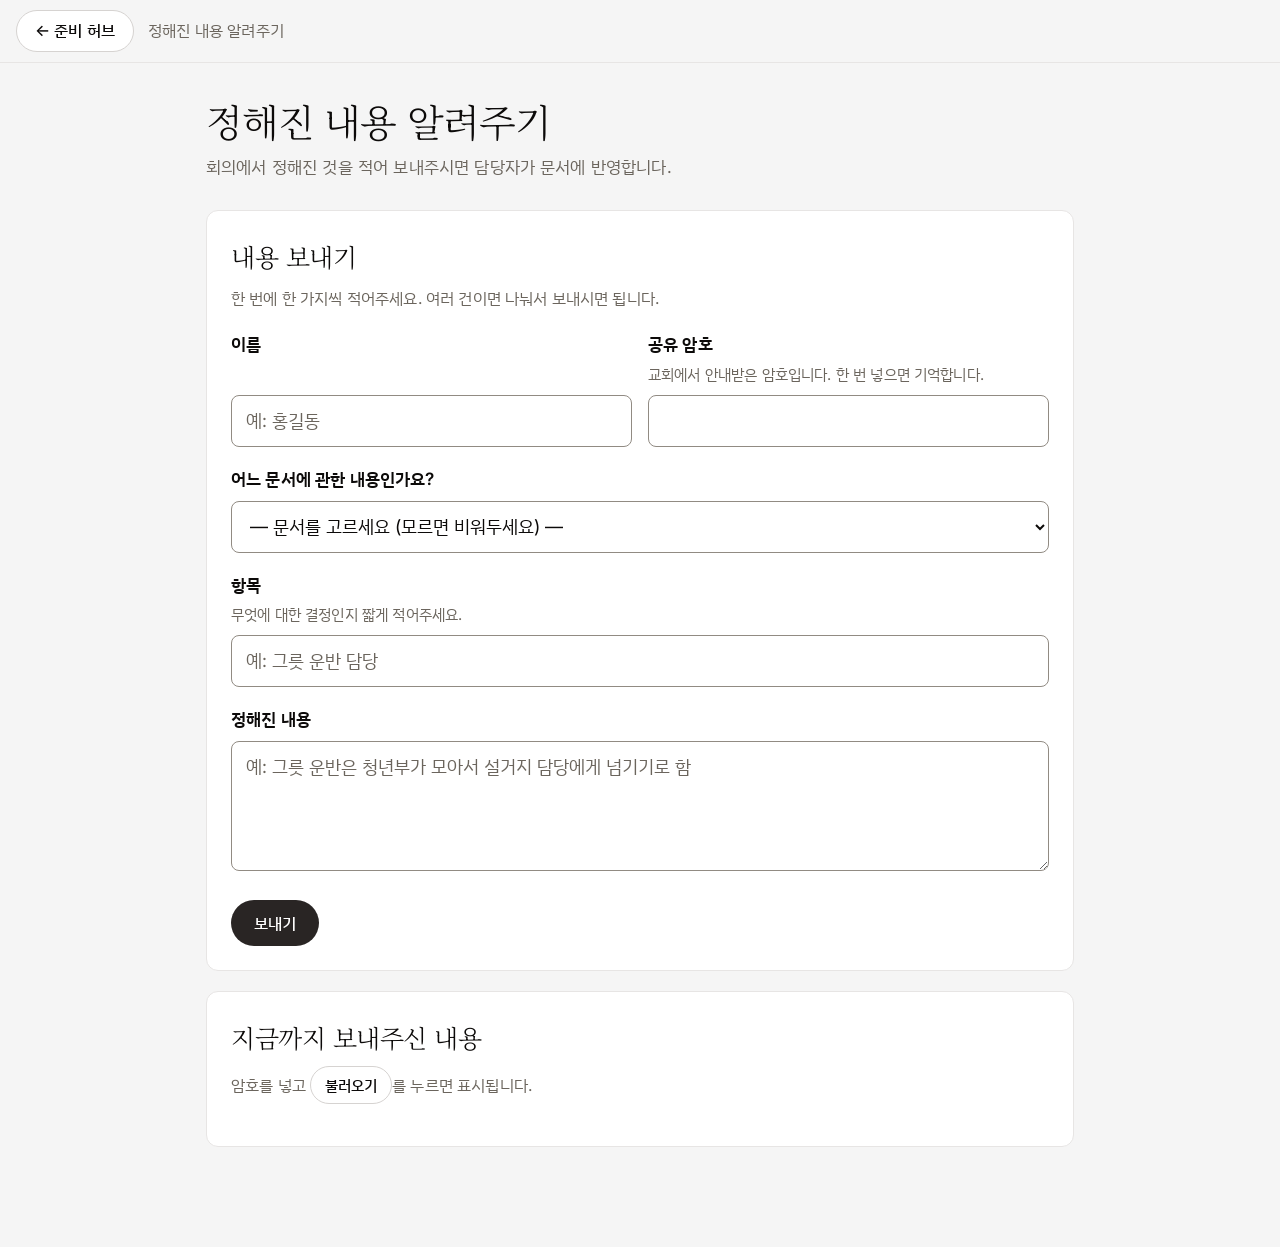
<file: answers.html>
<!DOCTYPE html>
<html lang="ko">
<head>
<meta charset="UTF-8">
<meta name="viewport" content="width=device-width, initial-scale=1.0">
<title>정해진 내용 알려주기 · 바자회 준비</title>
<link rel="preconnect" href="https://fonts.googleapis.com">
<link rel="preconnect" href="https://fonts.gstatic.com" crossorigin>
<link href="https://fonts.googleapis.com/css2?family=Inter:wght@400;500;600&family=IBM+Plex+Sans+KR:wght@400;500;700&family=Noto+Serif+KR:wght@300;400&display=swap" rel="stylesheet">
<link rel="stylesheet" href="assets/tokens.css">
<link rel="stylesheet" href="assets/answers.css">
<script src="assets/shared.js"></script>
<script src="assets/nav.js"></script>
<script src="assets/config.js"></script>
</head>
<body>

<nav class="topbar">
  <a class="home" href="index.html">&larr; 준비 허브</a>
  <span class="where">정해진 내용 알려주기</span>
</nav>

<div class="page-head">
  <h1>정해진 내용 알려주기</h1>
  <p>회의에서 정해진 것을 적어 보내주시면 담당자가 문서에 반영합니다.</p>
</div>

<main>
  <div class="card" id="setup-warning" hidden>
    <h2>아직 연결되지 않았습니다</h2>
    <p class="lead">저장할 곳(구글 시트)이 연결되지 않아 입력을 받을 수 없습니다. 저장소의 <code>SETUP-SHEETS.md</code>에 적힌 순서대로 설정한 뒤, 배포 주소를 <code>assets/config.js</code>에 넣어주세요.</p>
  </div>

  <form class="card" id="form">
    <h2>내용 보내기</h2>
    <p class="lead">한 번에 한 가지씩 적어주세요. 여러 건이면 나눠서 보내시면 됩니다.</p>

    <div class="row">
      <div class="field">
        <label for="f-name">이름</label>
        <input type="text" id="f-name" autocomplete="name" placeholder="예: 홍길동">
      </div>
      <div class="field">
        <label for="f-password">공유 암호
          <span class="help">교회에서 안내받은 암호입니다. 한 번 넣으면 기억합니다.</span>
        </label>
        <input type="password" id="f-password" autocomplete="off">
      </div>
    </div>

    <div class="field" style="margin-top:18px">
      <label for="f-doc">어느 문서에 관한 내용인가요?</label>
      <select id="f-doc"></select>
    </div>

    <div class="field">
      <label for="f-item">항목
        <span class="help">무엇에 대한 결정인지 짧게 적어주세요.</span>
      </label>
      <input type="text" id="f-item" placeholder="예: 그릇 운반 담당">
    </div>

    <div class="field">
      <label for="f-answer">정해진 내용</label>
      <textarea id="f-answer" placeholder="예: 그릇 운반은 청년부가 모아서 설거지 담당에게 넘기기로 함"></textarea>
    </div>

    <div class="actions">
      <button type="submit" id="btn-save">보내기</button>
      <span class="msg" id="msg"></span>
    </div>
  </form>

  <div class="card">
    <h2>지금까지 보내주신 내용</h2>
    <p class="lead" id="list-lead">암호를 넣고 <button type="button" id="btn-load" class="btn-secondary" style="min-height:38px;padding:6px 14px;font-size:15px">불러오기</button>를 누르면 표시됩니다.</p>
    <div class="answers" id="answers"></div>
  </div>
</main>

<script src="assets/answers.js"></script>
</body>
</html>
</file>
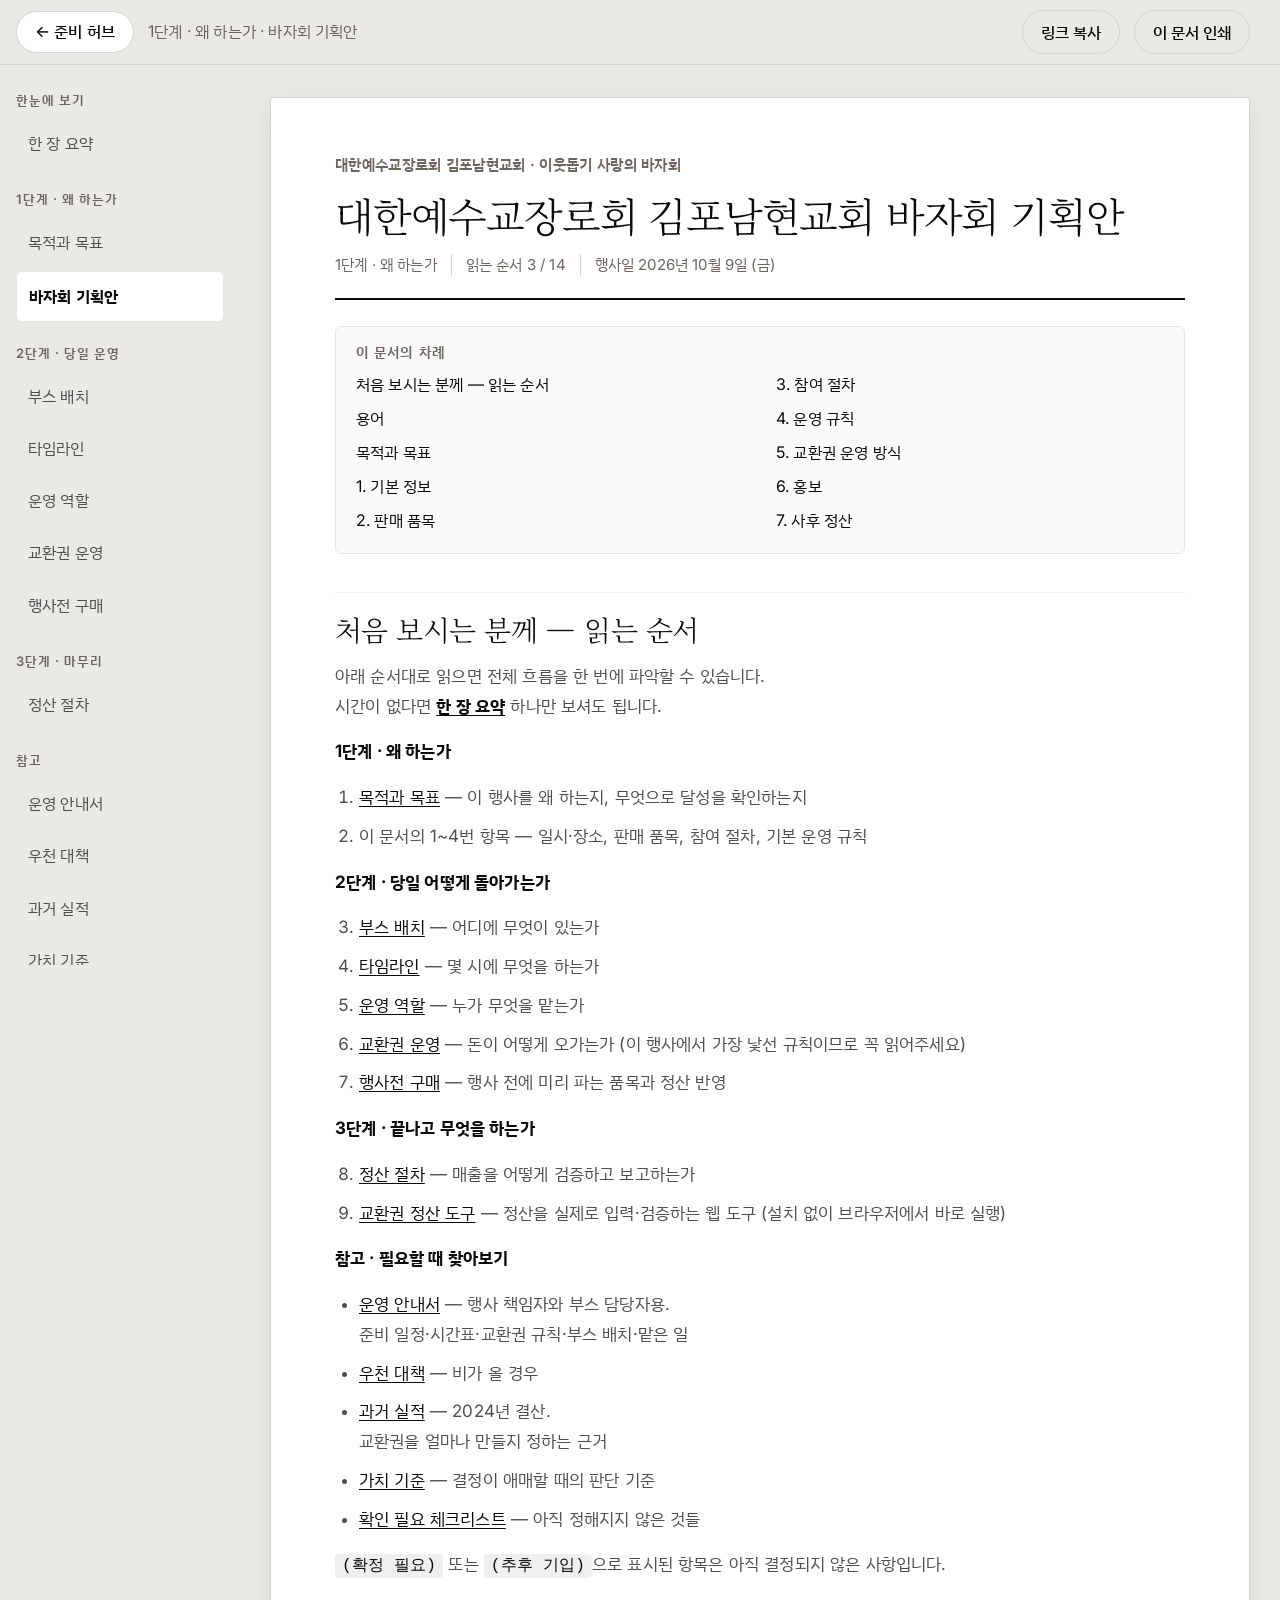
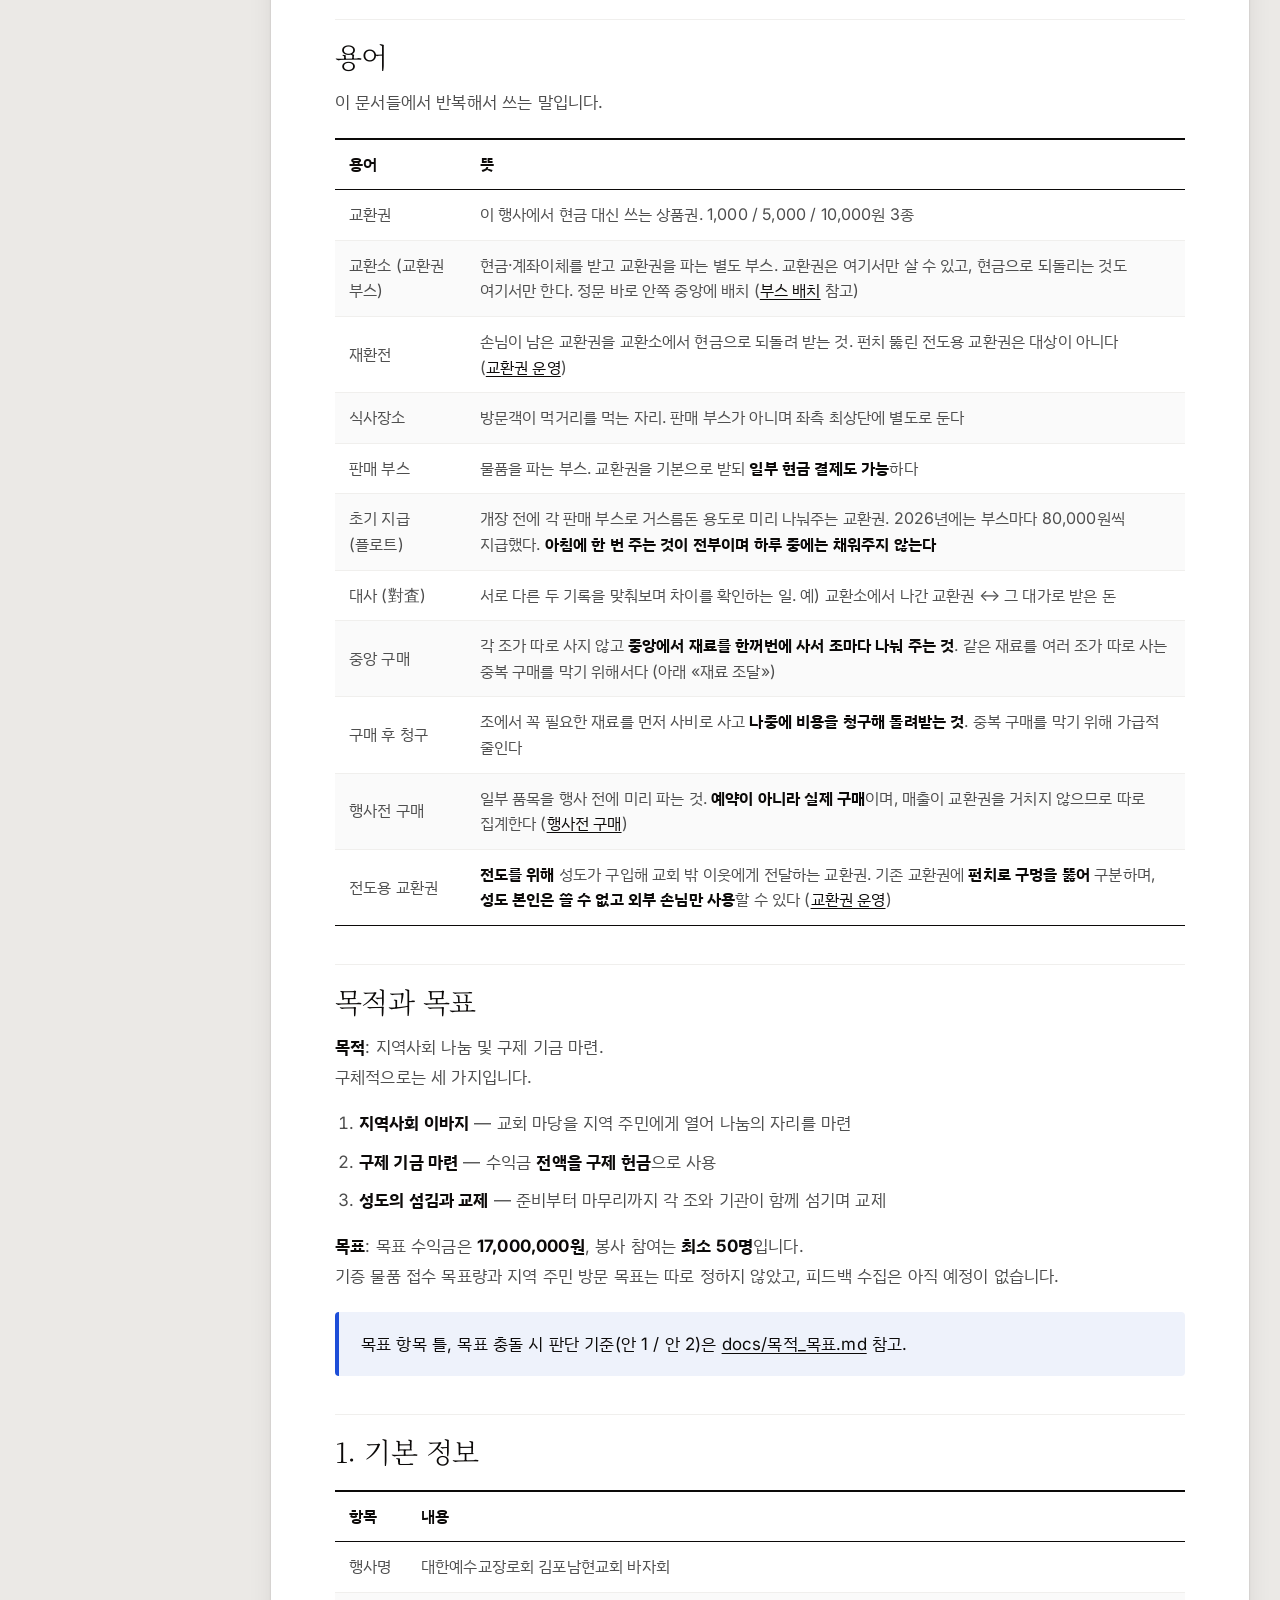
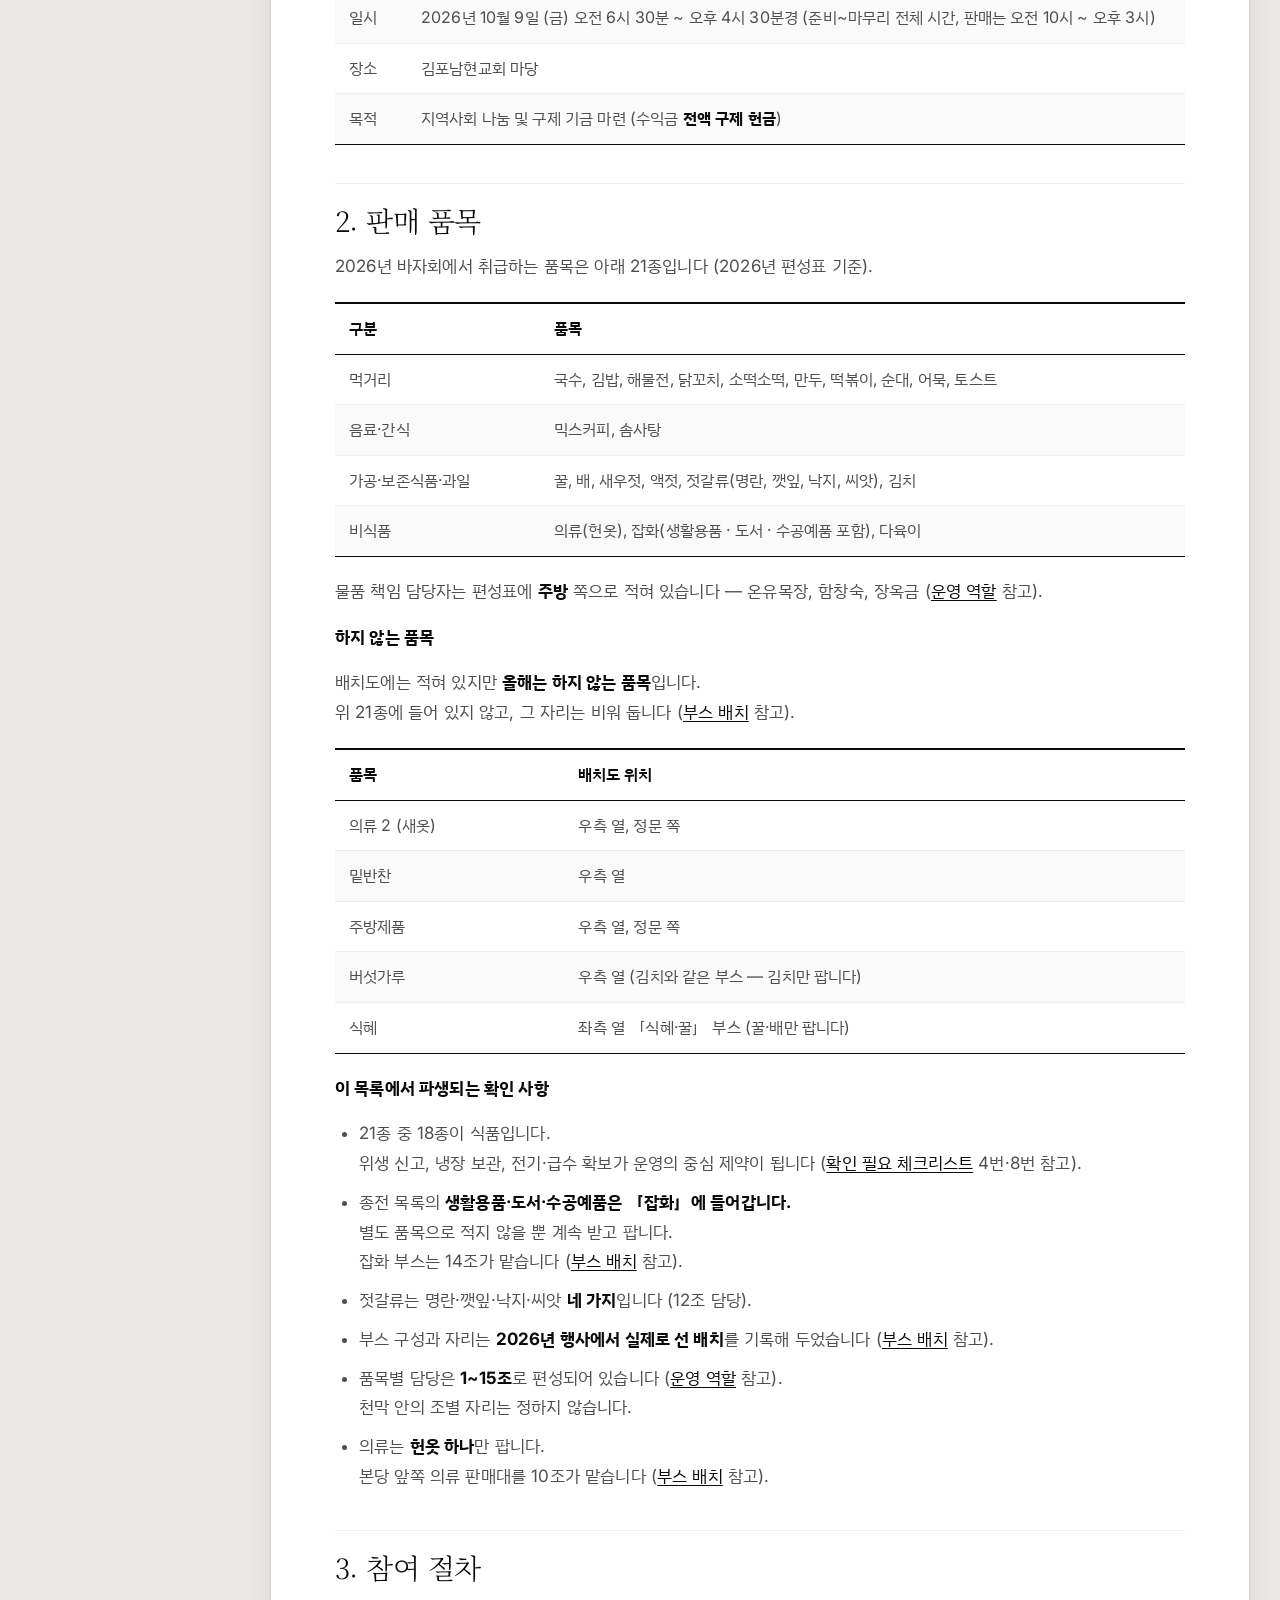
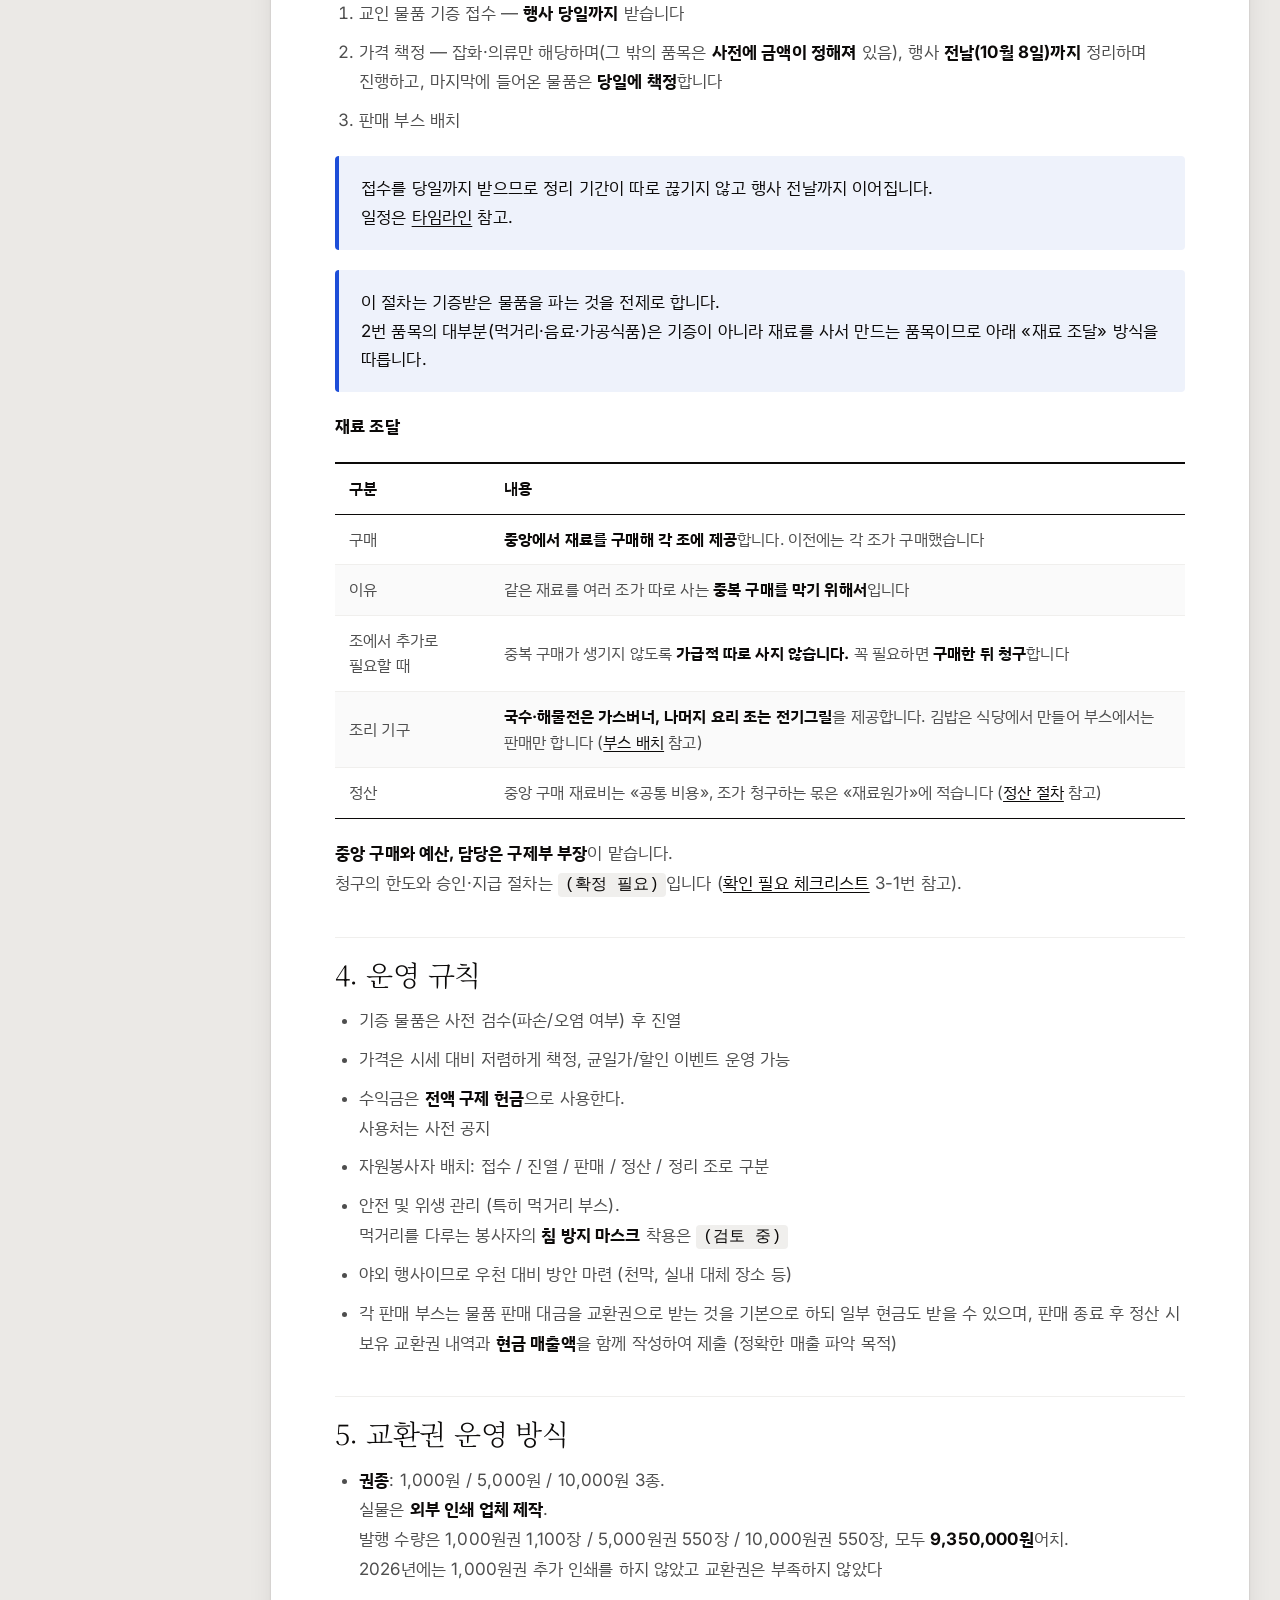
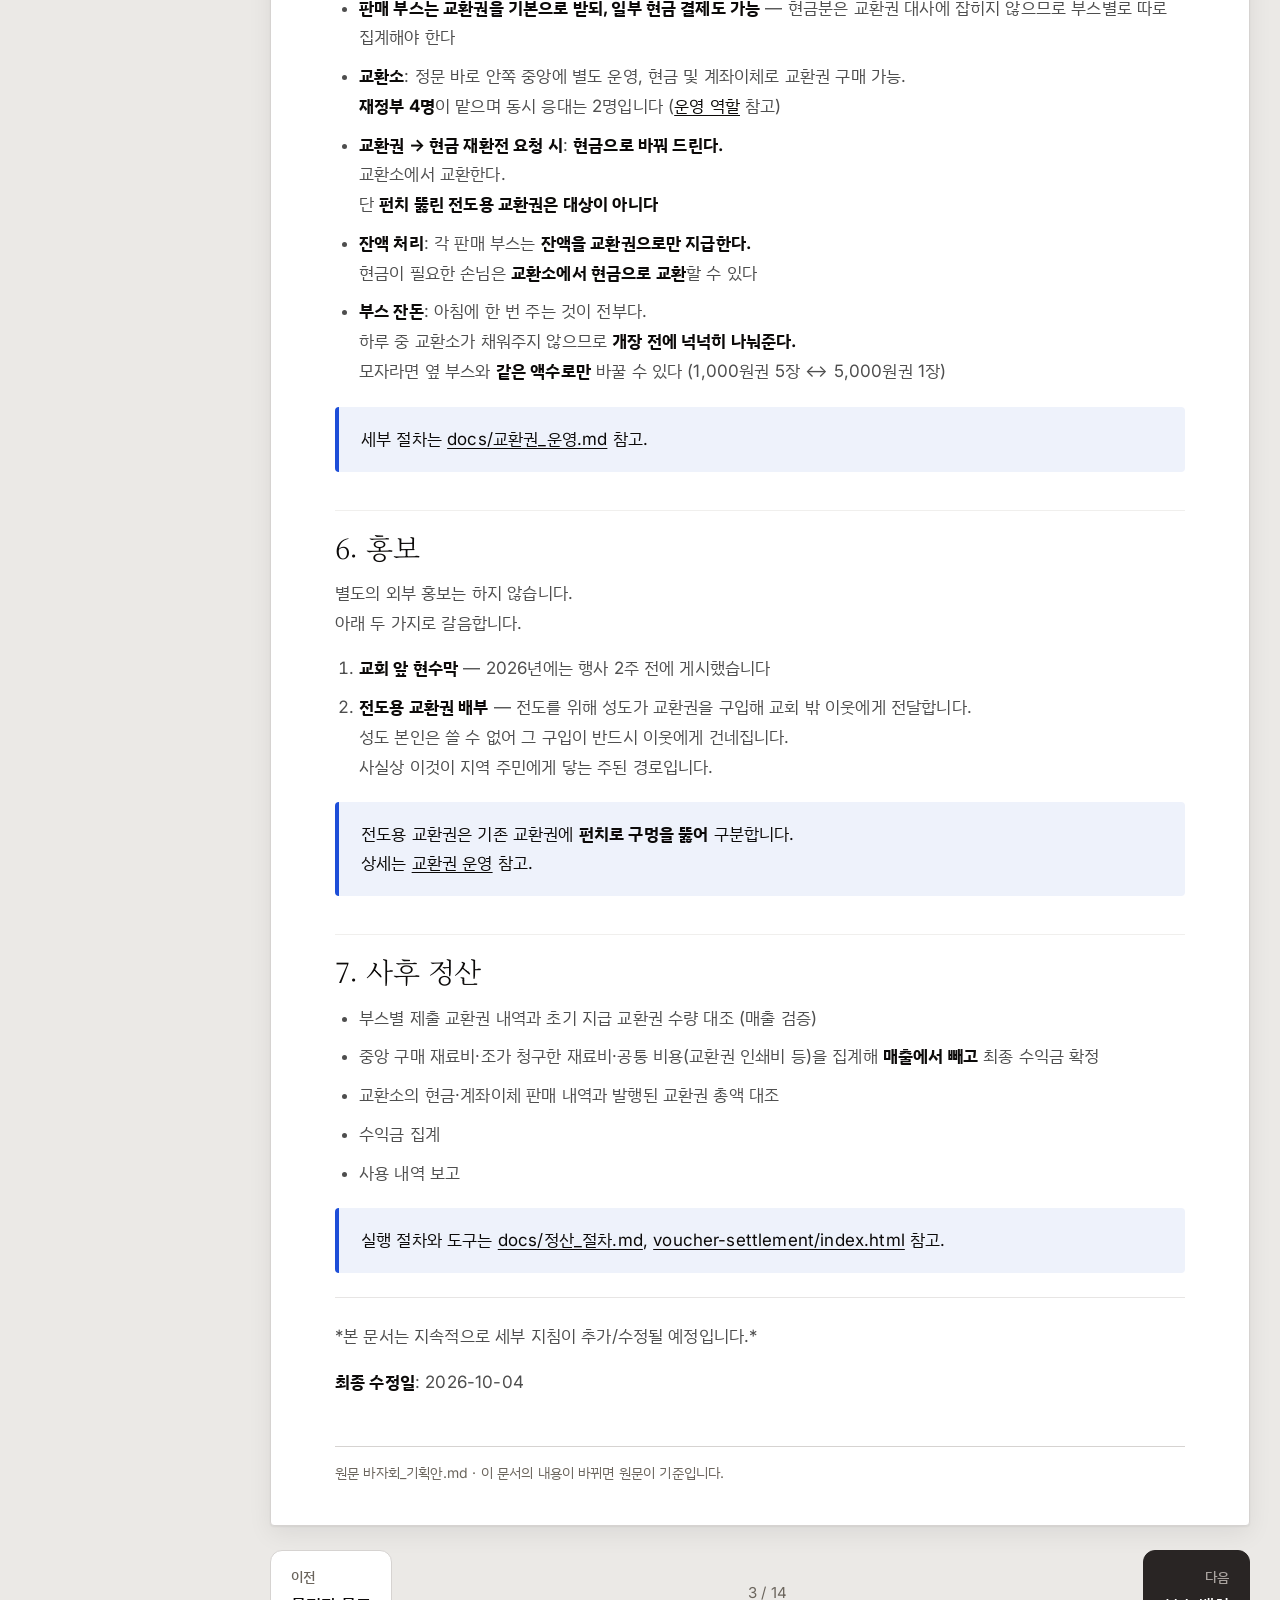
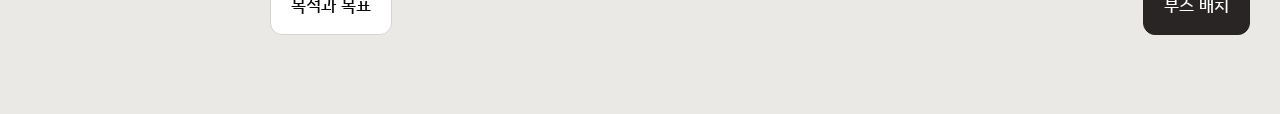
<file: doc.html>
<!DOCTYPE html>
<html lang="ko">
<head>
<meta charset="UTF-8">
<meta name="viewport" content="width=device-width, initial-scale=1.0">
<title>문서 보기 · 바자회 준비 허브</title>
<link rel="preconnect" href="https://fonts.googleapis.com">
<link rel="preconnect" href="https://fonts.gstatic.com" crossorigin>
<link href="https://fonts.googleapis.com/css2?family=Inter:wght@400;500;600&family=IBM+Plex+Sans+KR:wght@400;500;700&family=Noto+Serif+KR:wght@300;400&display=swap" rel="stylesheet">
<link rel="stylesheet" href="assets/tokens.css">
<link rel="stylesheet" href="assets/doc.css">
<script src="assets/shared.js"></script>
<script src="assets/markdown.js"></script>
<script src="assets/nav.js"></script>
</head>
<body class="desk">

<nav class="topbar">
  <a class="home" href="index.html">&larr; 준비 허브</a>
  <span class="where" id="where"></span>
  <span class="spacer"></span>
  <button type="button" class="btn-secondary tool" id="btn-copy">링크 복사</button>
  <button type="button" class="btn-secondary tool" id="btn-print">이 문서 인쇄</button>
  <span class="tool-msg" id="tool-msg" role="status" aria-live="polite"></span>
</nav>

<div class="layout">
  <nav class="sidebar" id="sidebar"></nav>
  <div class="article-wrap">
    <article class="doc-card paper" id="content">
      <p class="doc-loading">불러오는 중…</p>
    </article>
  </div>
</div>

<script src="assets/doc.js"></script>
</body>
</html>
</file>
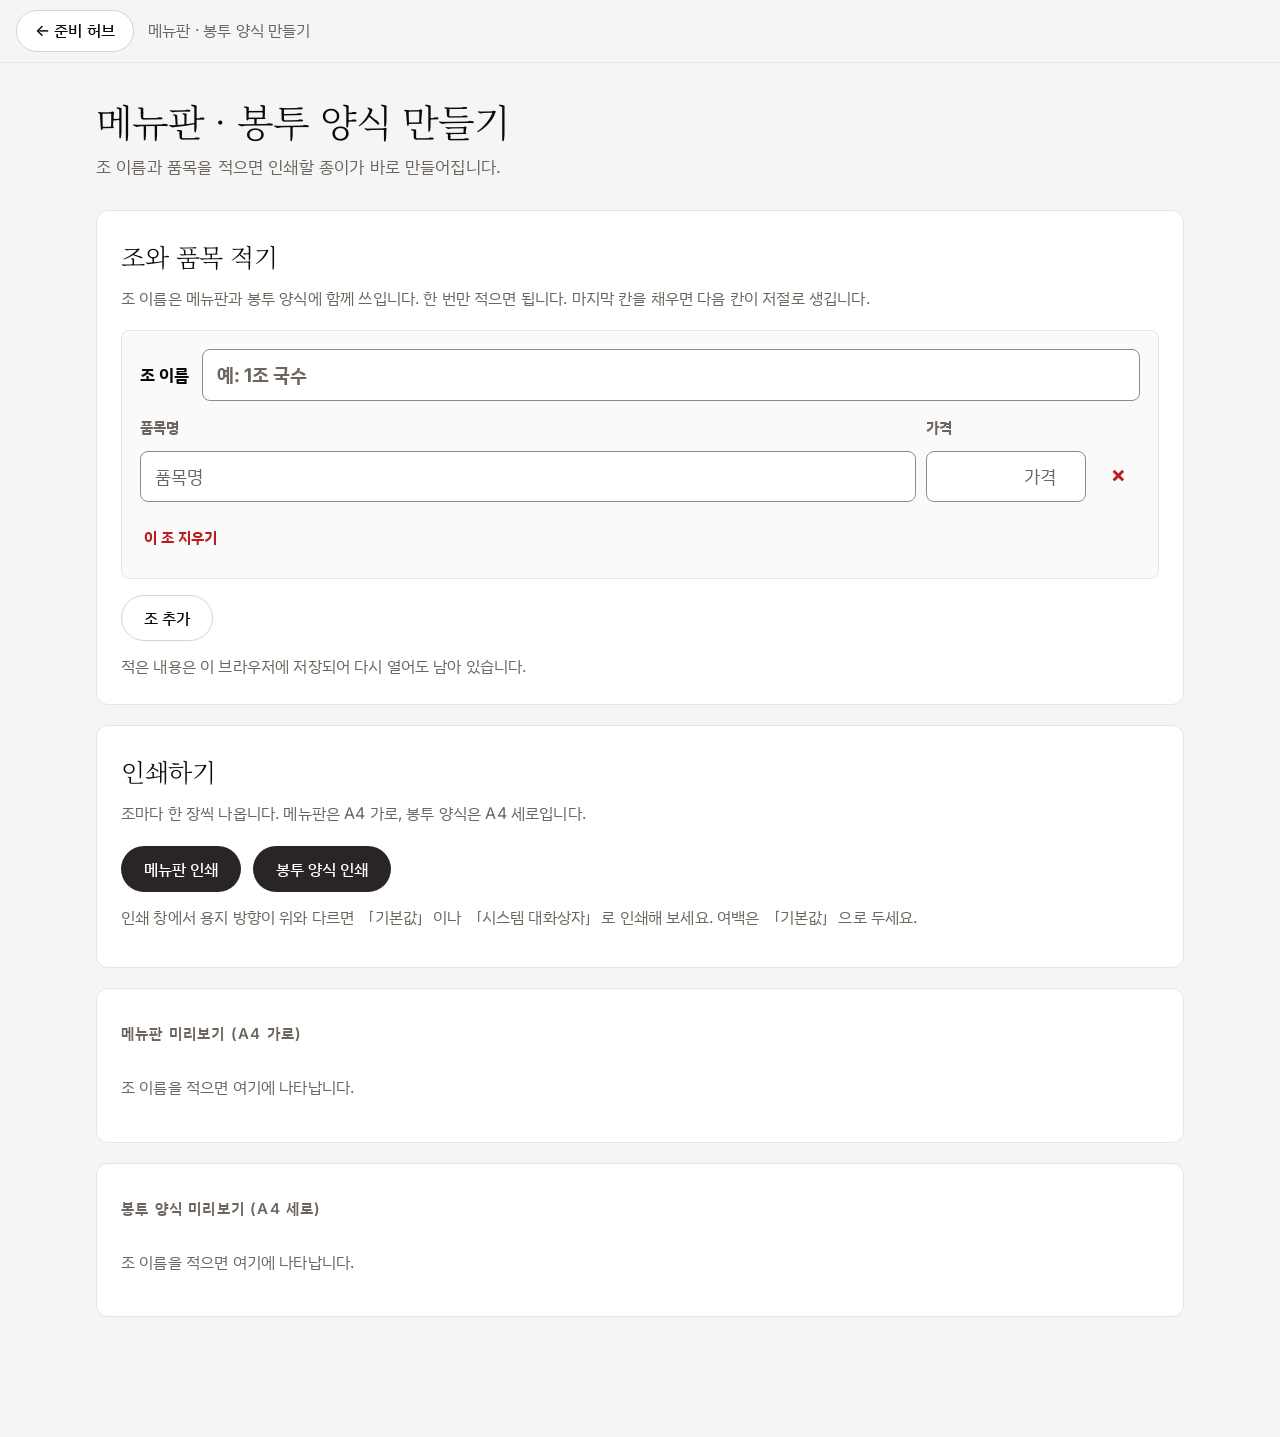
<file: forms.html>
<!DOCTYPE html>
<html lang="ko">
<head>
<meta charset="UTF-8">
<meta name="viewport" content="width=device-width, initial-scale=1.0">
<title>메뉴판 · 봉투 양식 만들기 · 바자회 준비</title>
<link rel="preconnect" href="https://fonts.googleapis.com">
<link rel="preconnect" href="https://fonts.gstatic.com" crossorigin>
<link href="https://fonts.googleapis.com/css2?family=Inter:wght@400;500;600&family=IBM+Plex+Sans+KR:wght@400;500;700&family=Noto+Serif+KR:wght@300;400&display=swap" rel="stylesheet">
<link rel="stylesheet" href="assets/tokens.css">
<link rel="stylesheet" href="assets/forms.css">
</head>
<body>

<nav class="topbar">
  <a class="home" href="index.html">&larr; 준비 허브</a>
  <span class="where">메뉴판 · 봉투 양식 만들기</span>
</nav>

<div class="page-head">
  <h1>메뉴판 · 봉투 양식 만들기</h1>
  <p>조 이름과 품목을 적으면 인쇄할 종이가 바로 만들어집니다.</p>
</div>

<main>
  <div class="card no-print">
    <h2>조와 품목 적기</h2>
    <p class="lead">조 이름은 메뉴판과 봉투 양식에 함께 쓰입니다. 한 번만 적으면 됩니다. 마지막 칸을 채우면 다음 칸이 저절로 생깁니다.</p>
    <div id="booths"></div>
    <div class="toolbar">
      <button type="button" id="btn-add-booth" class="btn-secondary">조 추가</button>
      <p class="hint">적은 내용은 이 브라우저에 저장되어 다시 열어도 남아 있습니다.</p>
    </div>
  </div>

  <div class="card no-print">
    <h2>인쇄하기</h2>
    <p class="lead">조마다 한 장씩 나옵니다. 메뉴판은 A4 가로, 봉투 양식은 A4 세로입니다.</p>
    <div class="toolbar">
      <button type="button" id="btn-print-menu">메뉴판 인쇄</button>
      <button type="button" id="btn-print-env">봉투 양식 인쇄</button>
      <p class="hint">인쇄 창에서 용지 방향이 위와 다르면 「기본값」이나 「시스템 대화상자」로 인쇄해 보세요. 여백은 「기본값」으로 두세요.</p>
      <p class="hint" id="crowd-warning"></p>
    </div>
  </div>

  <div class="card" id="section-menu">
    <div class="preview">
      <h3>메뉴판 미리보기 (A4 가로)</h3>
      <div class="sheets" id="preview-menu"></div>
    </div>
  </div>

  <div class="card" id="section-env">
    <div class="preview">
      <h3>봉투 양식 미리보기 (A4 세로)</h3>
      <div class="sheets" id="preview-env"></div>
    </div>
  </div>
</main>

<script src="assets/shared.js"></script>
<script src="assets/forms.js"></script>
</body>
</html>
</file>
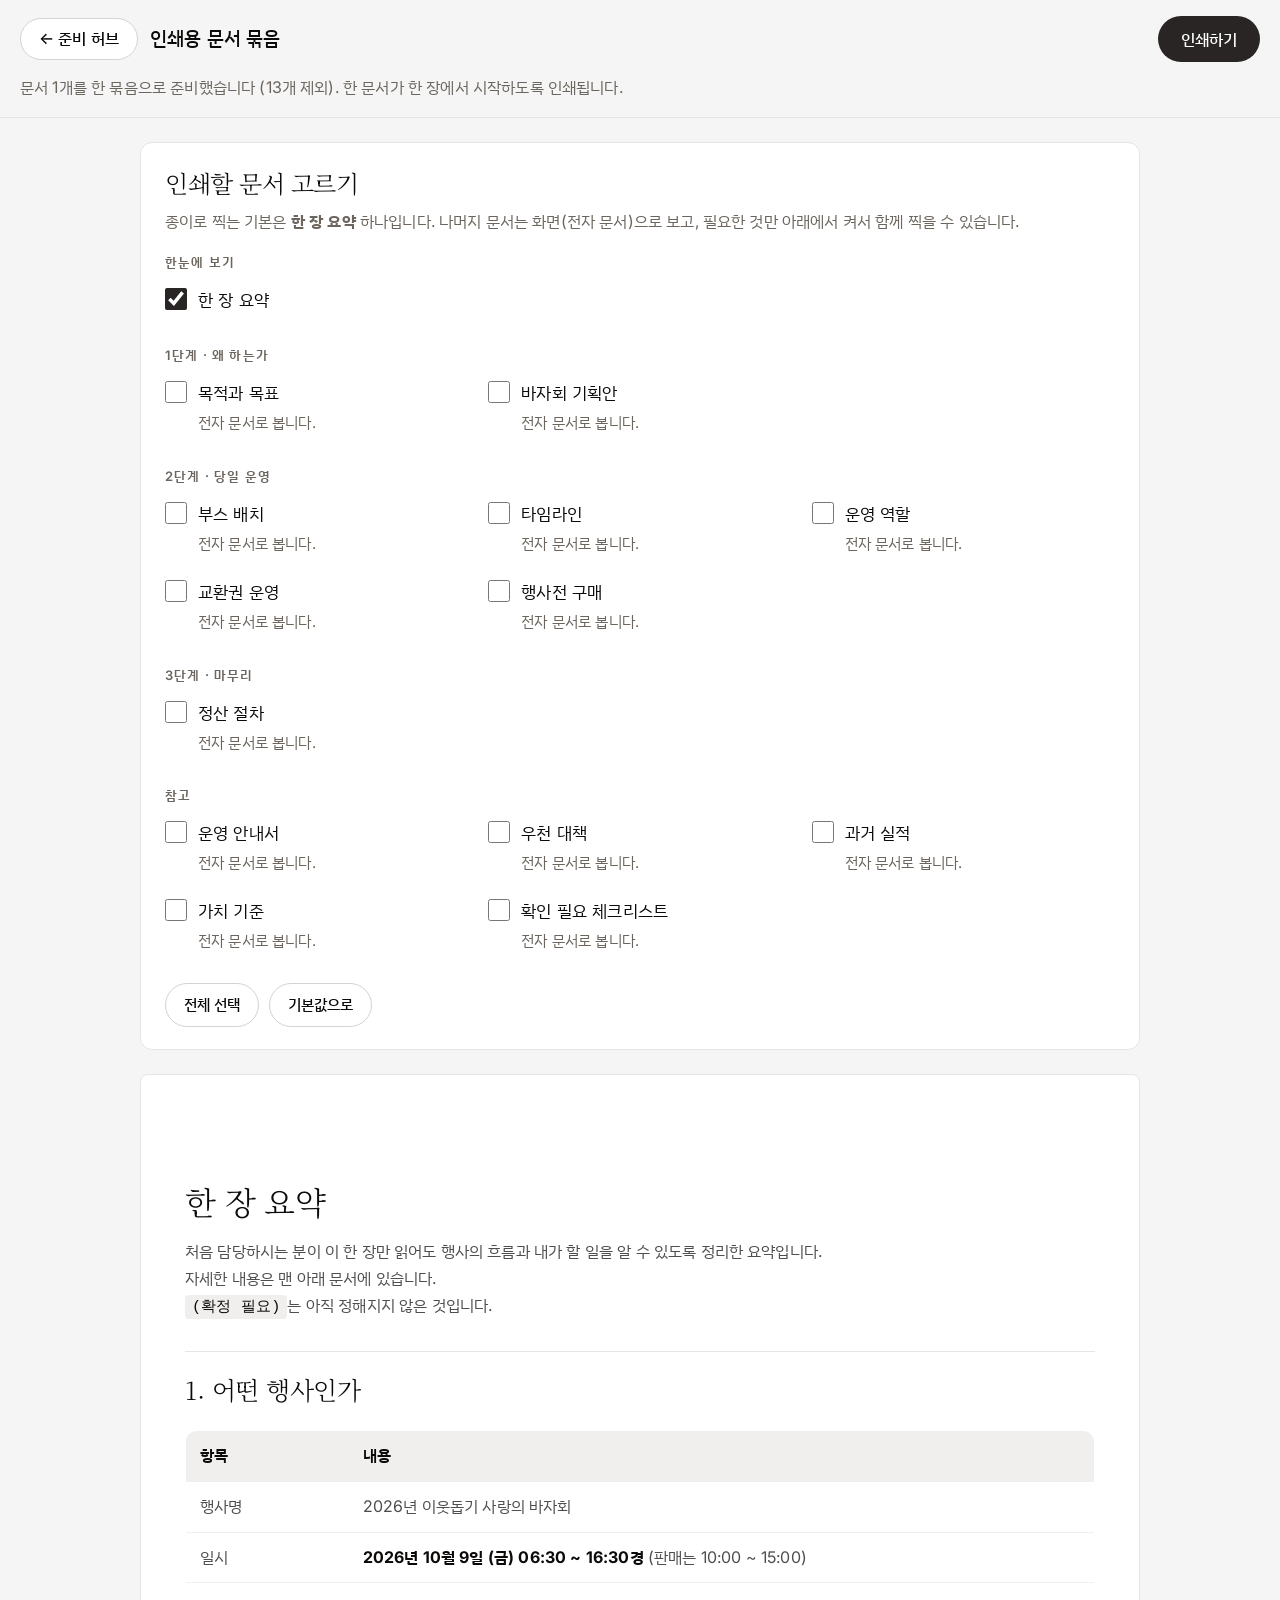
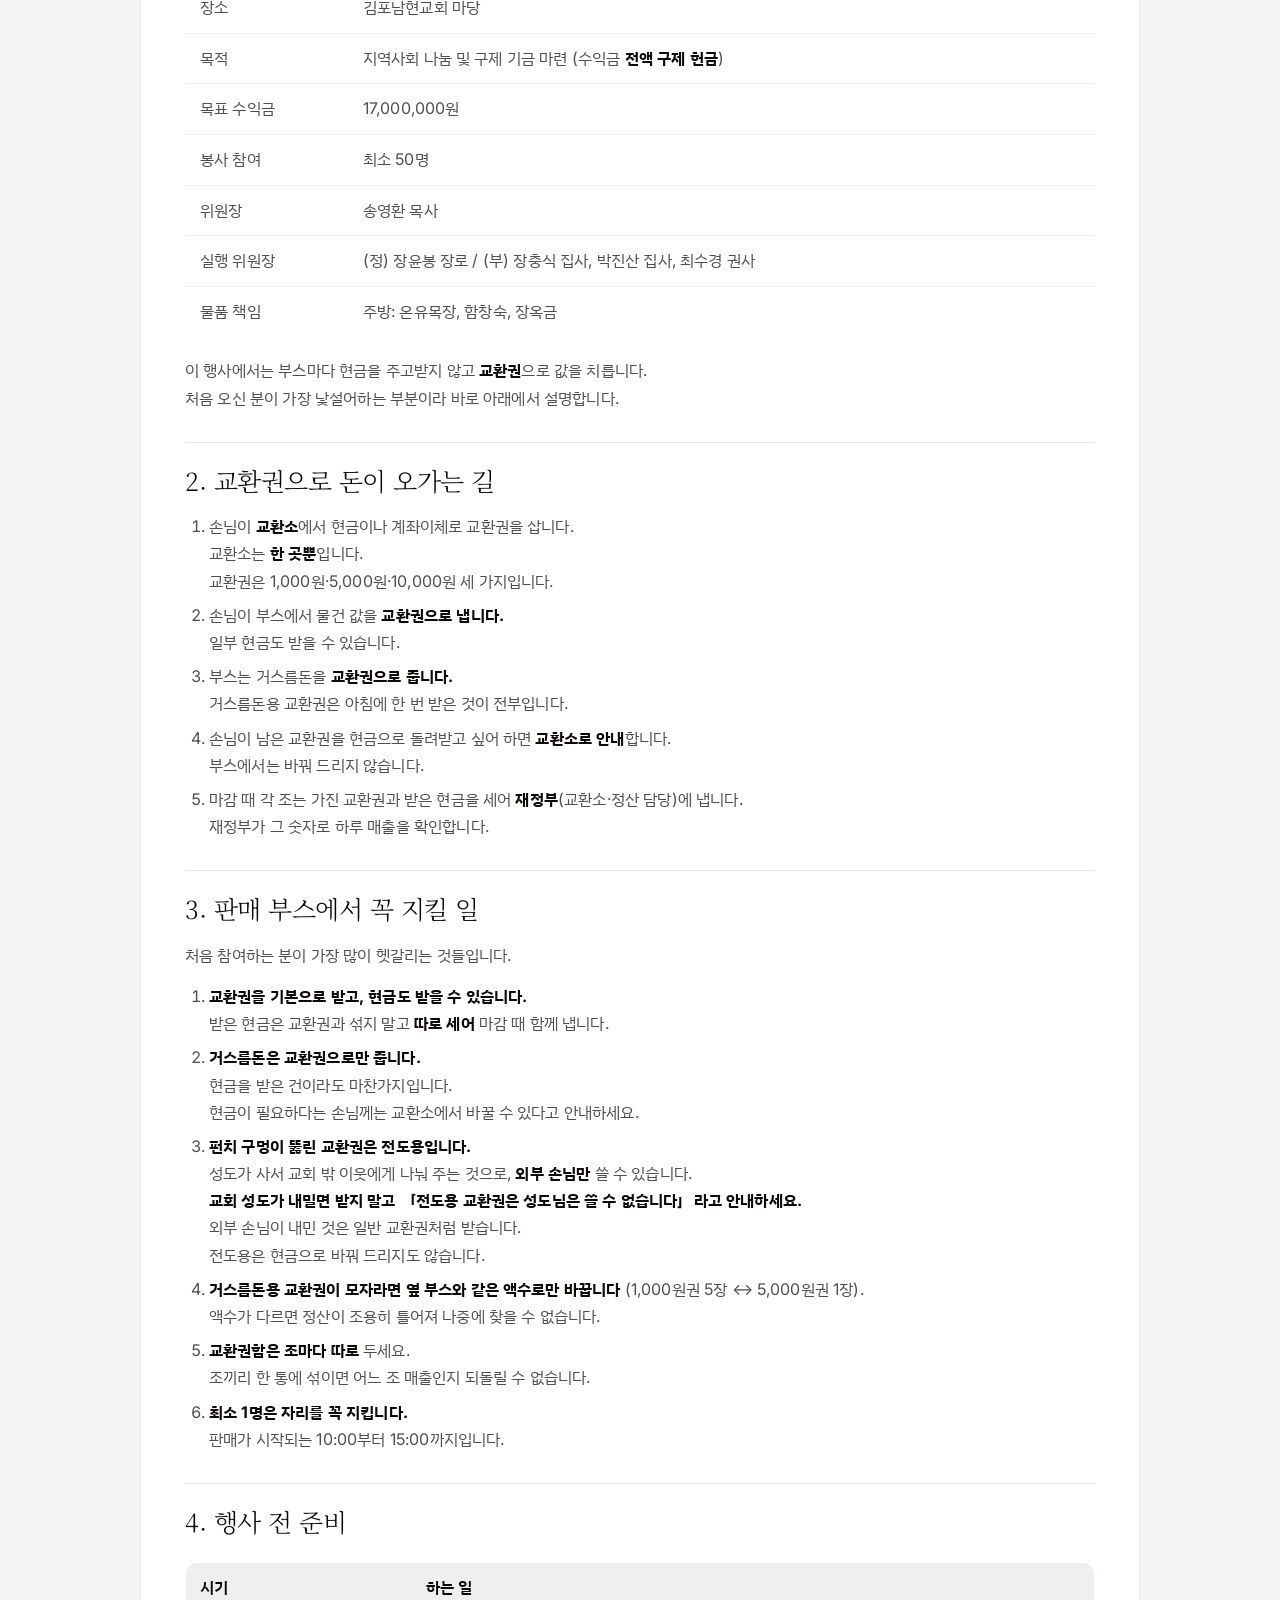
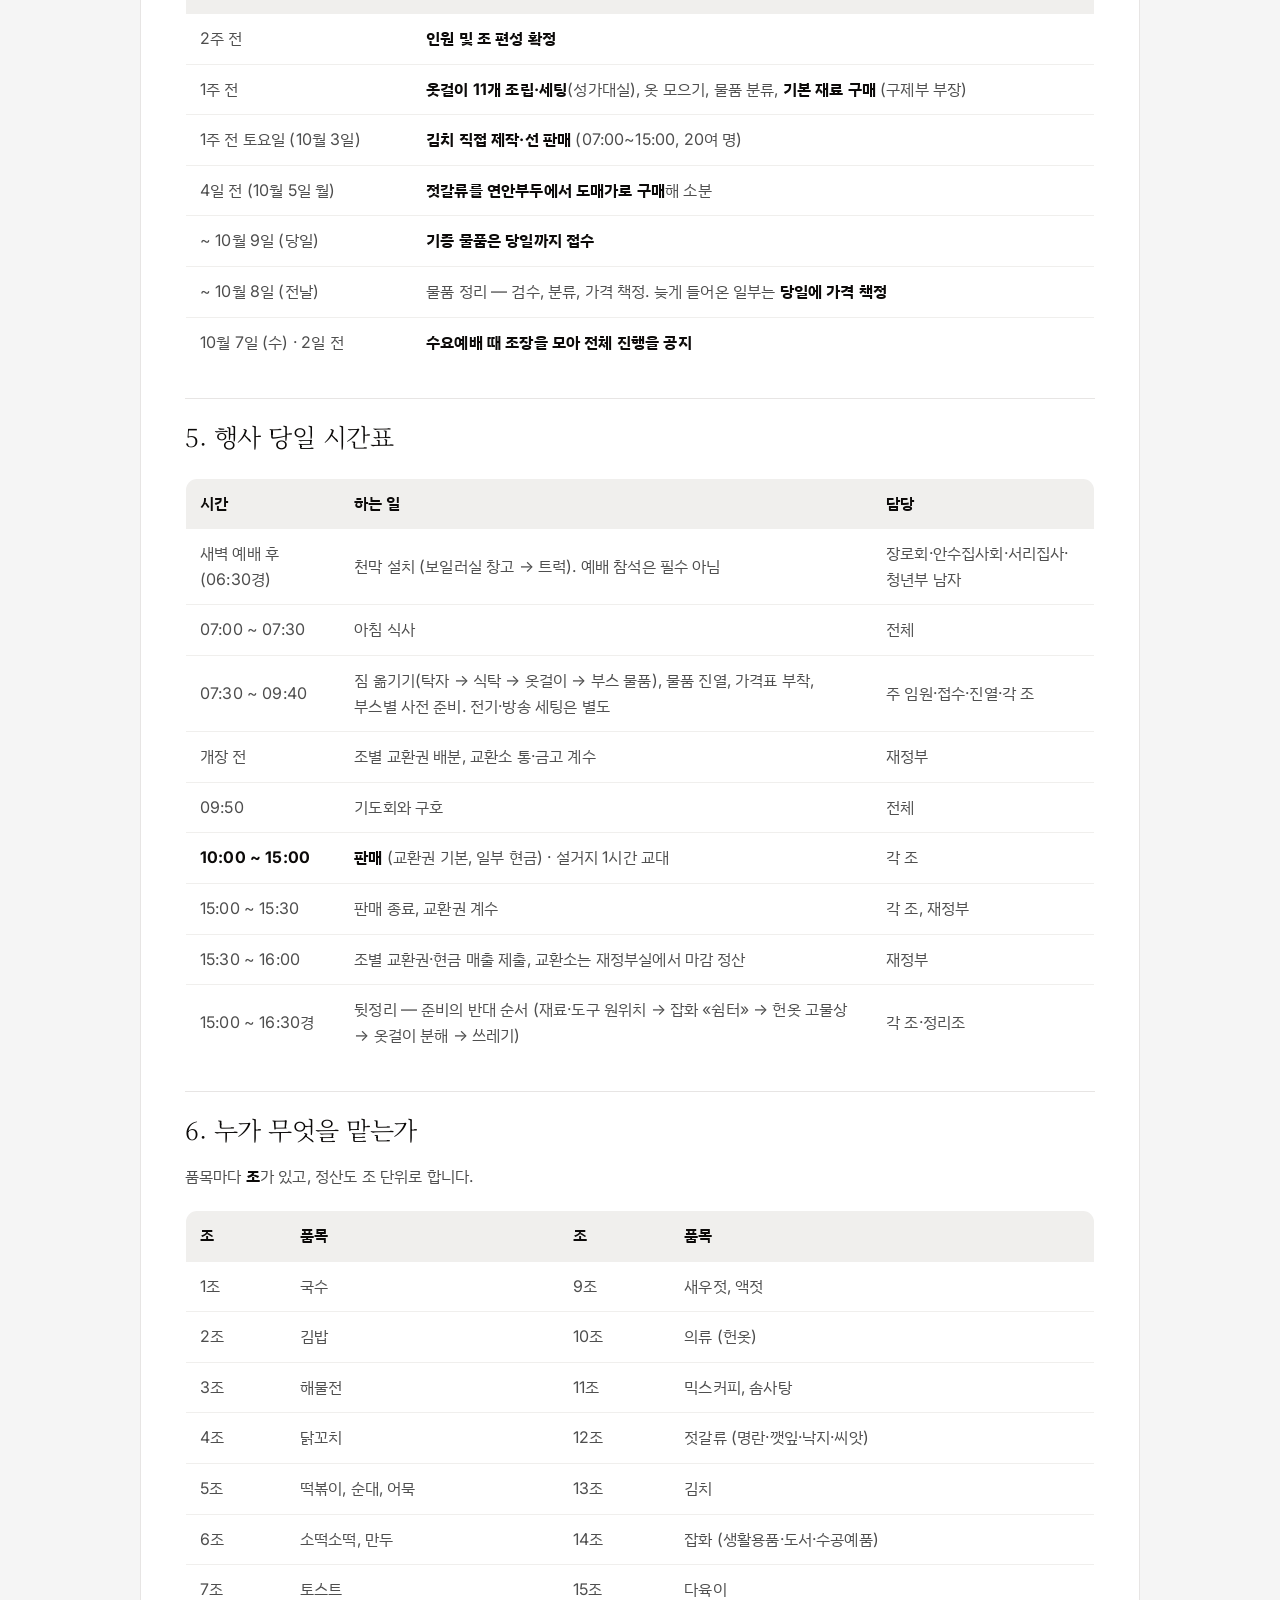
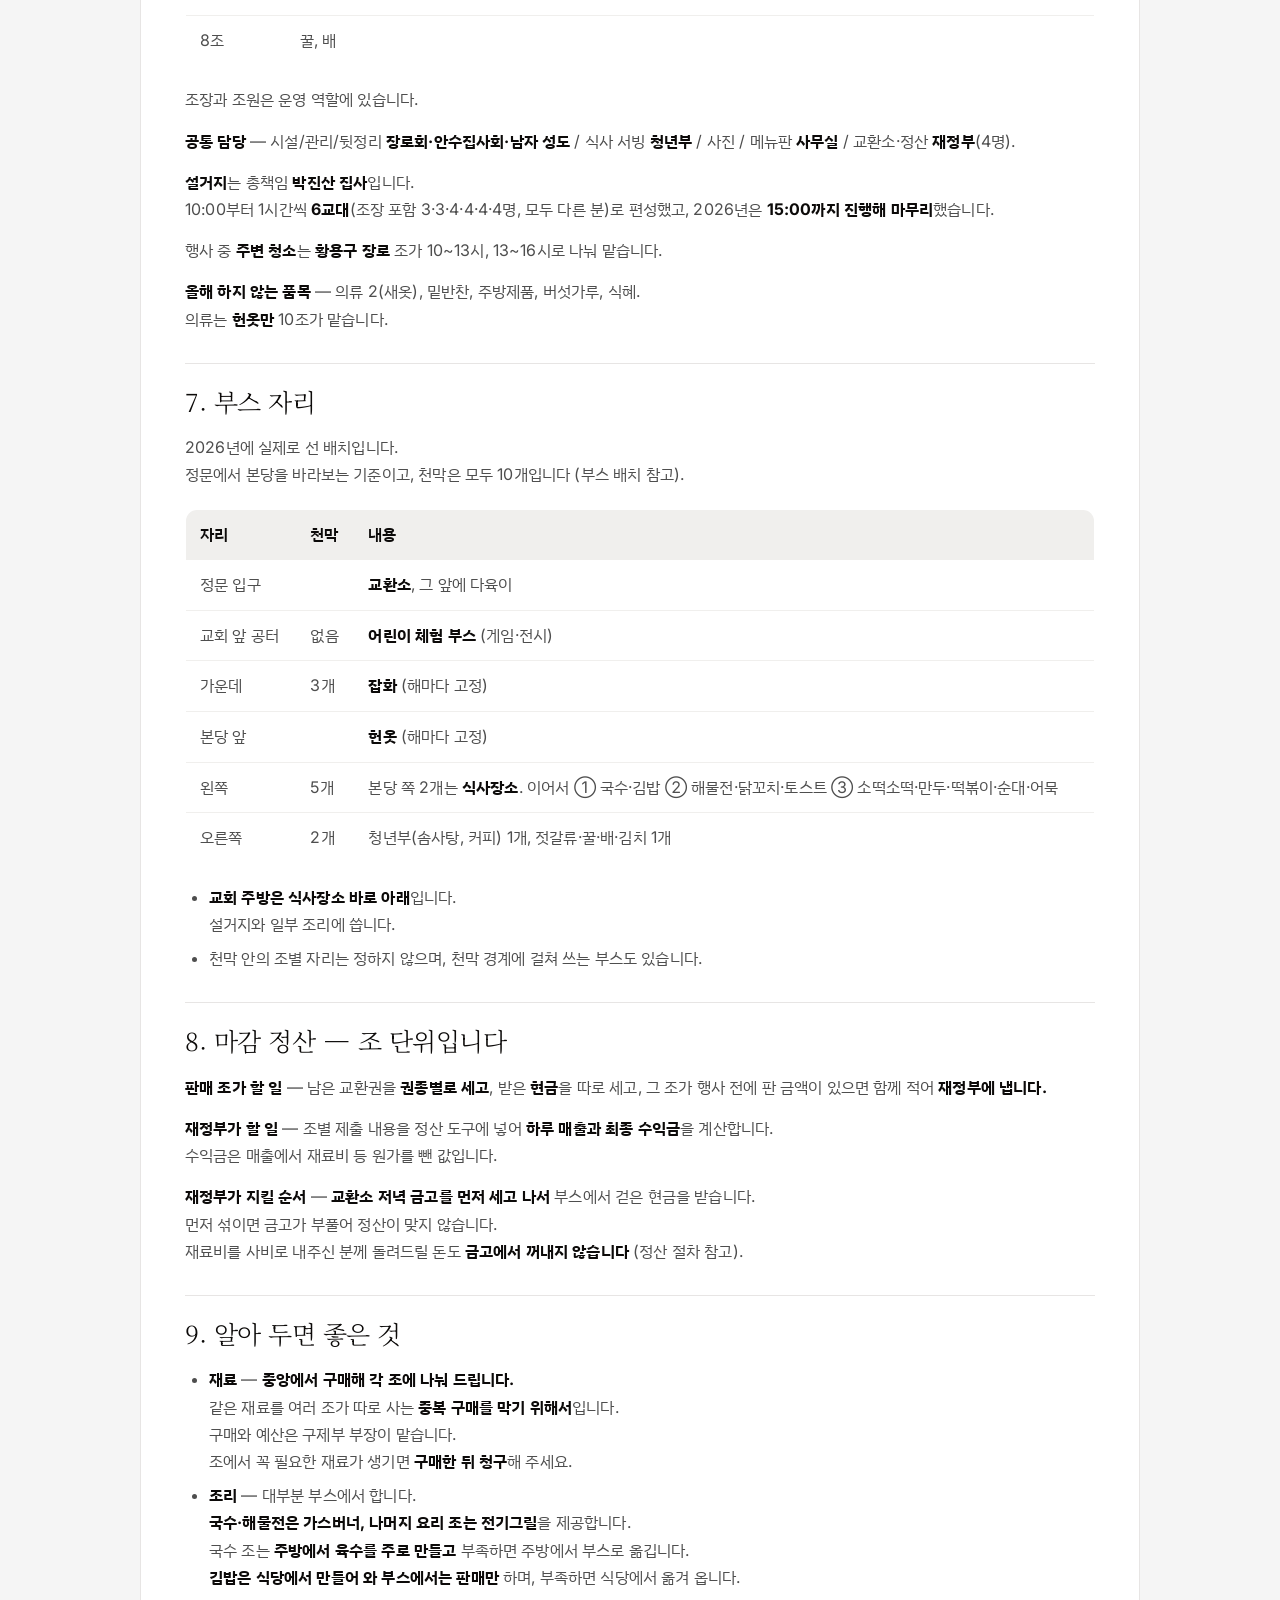
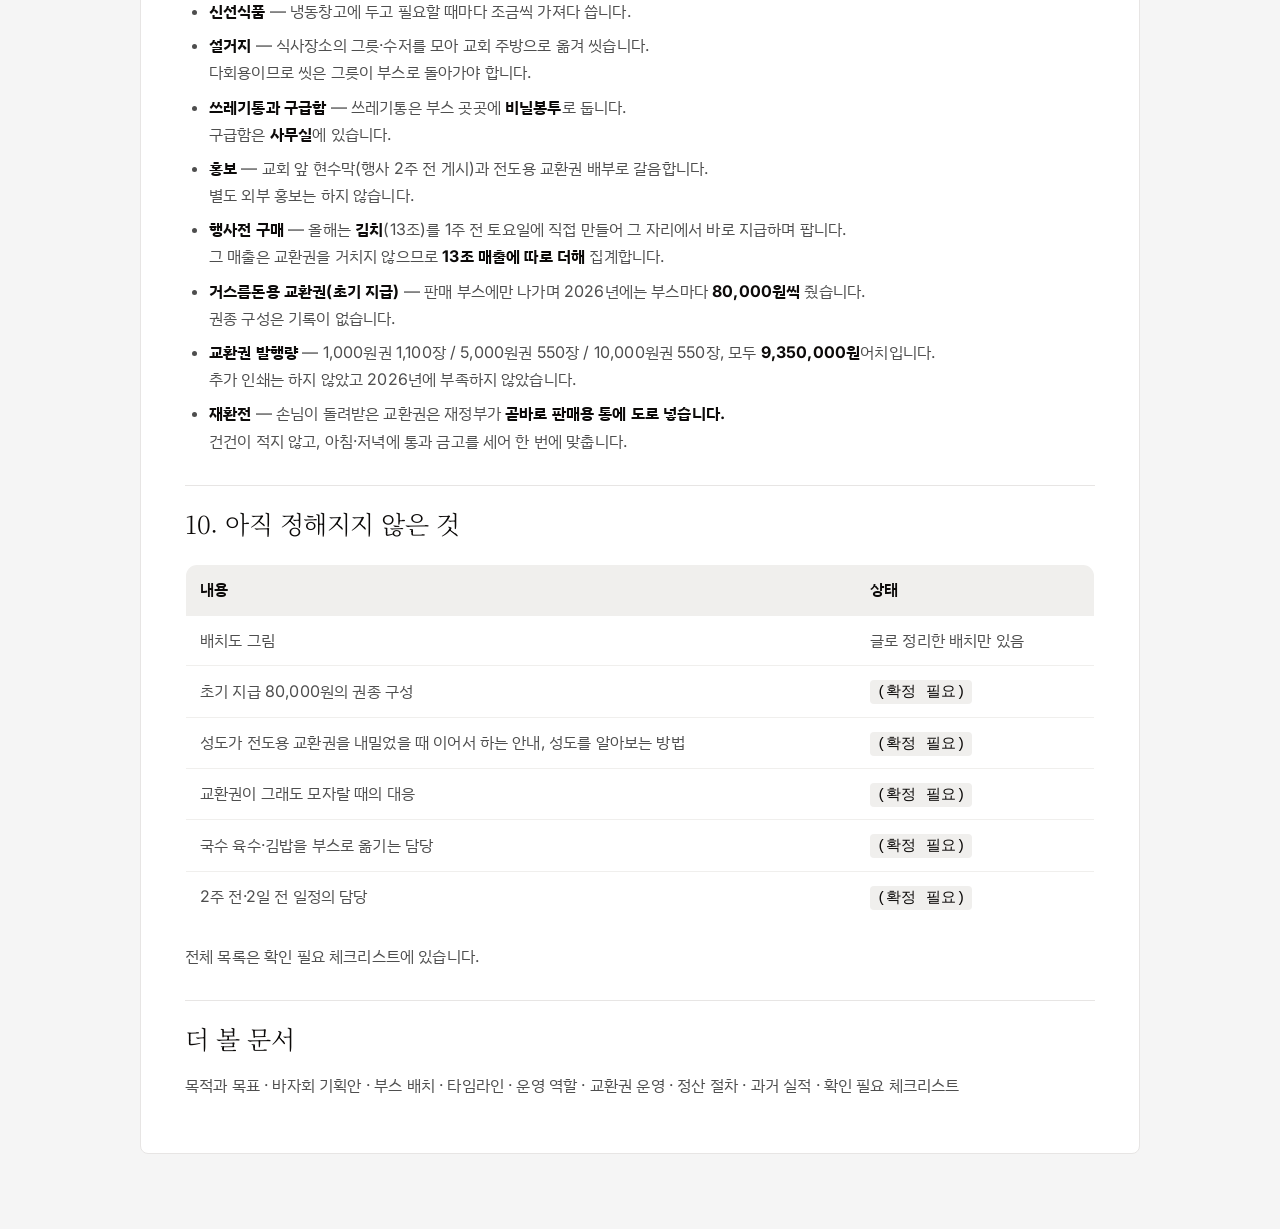
<file: print.html>
<!DOCTYPE html>
<html lang="ko">
<head>
<meta charset="UTF-8">
<meta name="viewport" content="width=device-width, initial-scale=1.0">
<title>인쇄용 문서 묶음 · 바자회 준비</title>
<link rel="preconnect" href="https://fonts.googleapis.com">
<link rel="preconnect" href="https://fonts.gstatic.com" crossorigin>
<link href="https://fonts.googleapis.com/css2?family=Inter:wght@400;500;600&family=IBM+Plex+Sans+KR:wght@400;500;700&family=Noto+Serif+KR:wght@300;400&display=swap" rel="stylesheet">
<link rel="stylesheet" href="assets/tokens.css">
<link rel="stylesheet" href="assets/print.css">
<script src="assets/shared.js"></script>
<script src="assets/markdown.js"></script>
<script src="assets/nav.js"></script>
</head>
<body>

<div class="toolbar topbar">
  <a class="home" href="index.html">&larr; 준비 허브</a>
  <span class="title">인쇄용 문서 묶음</span>
  <button type="button" id="btn-print">인쇄하기</button>
  <p class="note" id="status">문서를 불러오는 중…</p>
</div>

<div class="picker" id="picker">
  <h2>인쇄할 문서 고르기</h2>
  <p class="lead">종이로 찍는 기본은 <strong>한 장 요약</strong> 하나입니다. 나머지 문서는 화면(전자 문서)으로 보고, 필요한 것만 아래에서 켜서 함께 찍을 수 있습니다.</p>
  <div id="picker-list"></div>
  <div class="picker-actions">
    <button type="button" id="btn-all" class="btn-secondary">전체 선택</button>
    <button type="button" id="btn-default" class="btn-secondary">기본값으로</button>
  </div>
</div>

<div class="sheet">
  <div class="cover">
    <h1>2026년 이웃돕기 사랑의 바자회</h1>
    <p class="when">2026년 10월 9일 (금) 06:30 ~ 16:30경</p>
    <p class="where">대한예수교장로회 김포남현교회 마당</p>
    <p class="printed" id="printed"></p>
  </div>

  <nav class="toc" id="toc"></nav>
  <div id="docs"></div>
</div>

<script src="assets/print.js"></script>
</body>
</html>
</file>
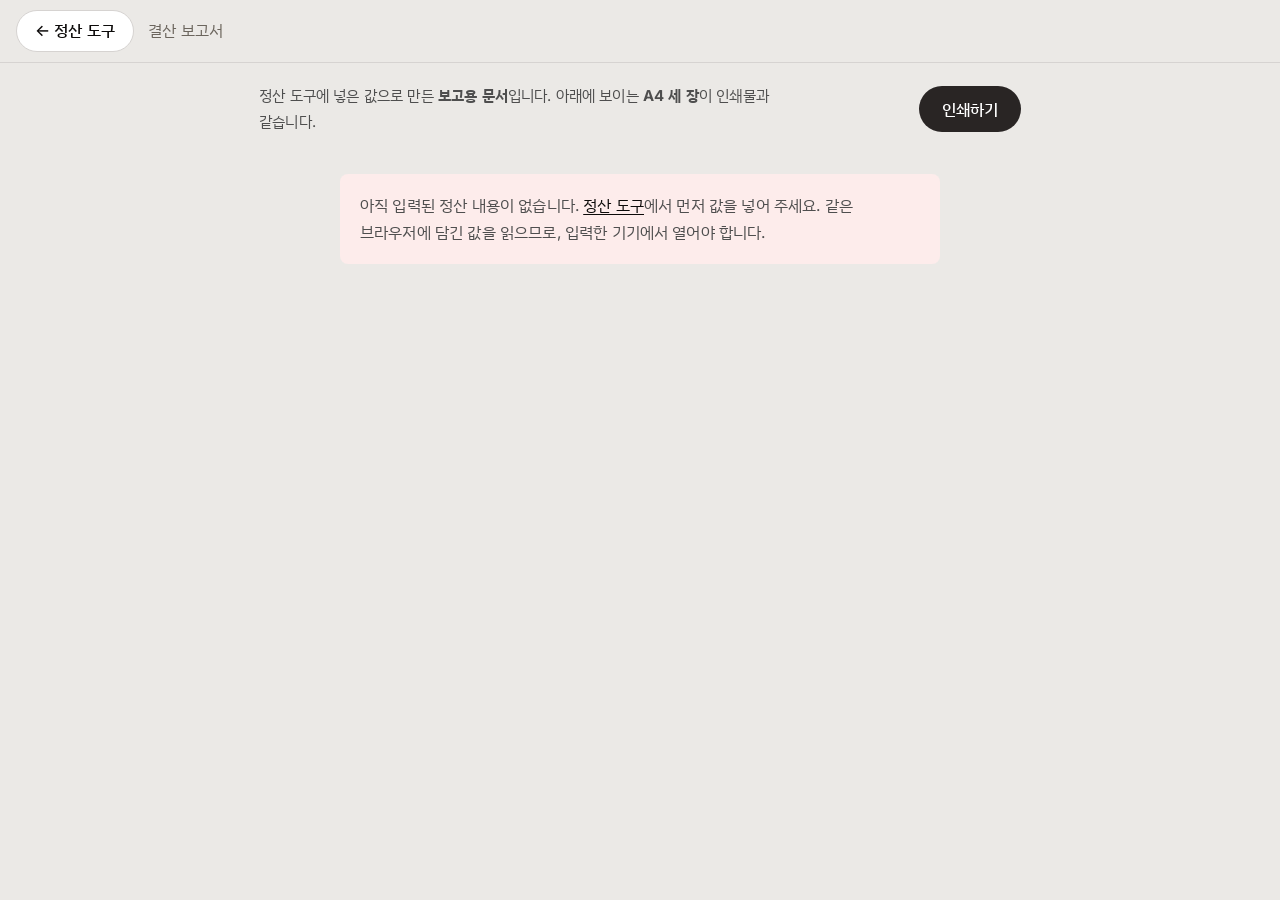
<file: voucher-settlement/report.html>
<!DOCTYPE html>
<html lang="ko">
<head>
<meta charset="UTF-8">
<meta name="viewport" content="width=device-width, initial-scale=1.0">
<title>바자회 결산 보고서</title>
<link rel="preconnect" href="https://fonts.googleapis.com">
<link rel="preconnect" href="https://fonts.gstatic.com" crossorigin>
<link href="https://fonts.googleapis.com/css2?family=Inter:wght@400;500;600&family=IBM+Plex+Sans+KR:wght@400;500;700&family=Noto+Serif+KR:wght@300;400&display=swap" rel="stylesheet">
<link rel="stylesheet" href="../assets/tokens.css">
<link rel="stylesheet" href="report.css">
<script src="../assets/shared.js"></script>
<script src="settle.js"></script>
</head>
<body class="desk">

<nav class="topbar no-print">
  <a class="home" href="index.html">&larr; 정산 도구</a>
  <span class="where">결산 보고서</span>
</nav>

<div class="toolbar no-print">
  <p class="toolbar-note">정산 도구에 넣은 값으로 만든 <strong>보고용 문서</strong>입니다. 아래에 보이는 <strong>A4 세 장</strong>이 인쇄물과 같습니다.</p>
  <button type="button" id="btn-print">인쇄하기</button>
</div>

<p class="empty no-print" id="empty" hidden>
  아직 입력된 정산 내용이 없습니다. <a href="index.html">정산 도구</a>에서 먼저 값을 넣어 주세요.
  같은 브라우저에 담긴 값을 읽으므로, 입력한 기기에서 열어야 합니다.
</p>

<main id="doc" hidden>

<!-- ===================== 1장 ===================== -->
<section class="sheet">

  <header class="doc-head">
    <p class="doc-eyebrow">대한예수교장로회 김포남현교회</p>
    <h1>2026년 이웃돕기 사랑의 바자회 결산 보고서</h1>
    <div class="table-scroll"><table class="meta">
      <tbody>
        <tr>
          <th>행사일</th><td>2026년 10월 9일 (금)</td>
          <th>작성일</th><td id="made-on">—</td>
          <th>작성</th><td class="blank"></td>
        </tr>
      </tbody>
    </table></div>
  </header>

  <div class="headline">
    <div class="headline-cell">
      <p class="headline-label">매출 합계</p>
      <p class="headline-value" id="h-revenue">0원</p>
    </div>
    <div class="headline-cell">
      <p class="headline-label">원가 합계</p>
      <p class="headline-value" id="h-cost">0원</p>
    </div>
    <div class="headline-cell strong">
      <p class="headline-label">최종 수익금</p>
      <p class="headline-value" id="h-final">0원</p>
    </div>
  </div>

  <h2>1. 매출 <span class="unit">(단위: 원)</span></h2>
  <div class="table-scroll"><table class="ledger">
    <tbody>
      <tr><th>교환소가 받은 돈</th><td id="r-received">0원</td><td class="why">현금 금고 차액 + 계좌이체 + 교환권으로 판 공통 수입</td></tr>
      <tr><th>조별 현금 매출 합계</th><td id="r-cash">0원</td><td class="why">부스에서 현금으로 받은 것</td></tr>
      <tr><th>조별 행사전 구매 합계</th><td id="r-presale">0원</td><td class="why">행사 전에 미리 판 물품</td></tr>
      <tr><th>공통 수입 (교환권 판매 제외)</th><td id="r-income">0원</td><td class="why">헌옷 수거 등 어느 조에도 붙지 않는 수입</td></tr>
      <tr class="sum"><th>매출 합계</th><td id="r-revenue">0원</td><td class="why"></td></tr>
    </tbody>
  </table></div>
  <p class="note">조가 모아 온 교환권 총액은 매출에 더하지 않습니다. 그 돈은 이미 「교환소가 받은 돈」에 들어 있어 두 번 세는 것이 됩니다.</p>

  <h2>2. 원가 <span class="unit">(단위: 원)</span></h2>
  <div class="table-scroll"><table class="ledger">
    <tbody>
      <tr><th>조별 재료원가 합계</th><td id="r-cost-booth">0원</td><td class="why">조가 직접 사서 청구한 재료비</td></tr>
      <tr><th>공통 비용 합계</th><td id="r-cost-common">0원</td><td class="why">중앙 구매 재료비·교환권 인쇄비·대여료 등</td></tr>
      <tr class="sum"><th>원가 합계</th><td id="r-cost">0원</td><td class="why"></td></tr>
    </tbody>
  </table></div>

  <h2>3. 최종 수익금 <span class="unit">(단위: 원)</span></h2>
  <div class="table-scroll"><table class="ledger">
    <tbody>
      <tr class="total"><th>최종 수익금 (매출 − 원가)</th><td id="r-final">0원</td><td class="why">전액 구제 헌금으로 집행</td></tr>
    </tbody>
  </table></div>

  <h2>4. 교환권 대사 <span class="unit">(단위: 원)</span></h2>
  <p class="note" id="verdict-line">—</p>
  <div class="table-scroll"><table class="ledger two">
    <tbody>
      <tr><th>손님에게 팔려 나간 교환권</th><td id="r-sold">0원</td>
          <th>그 값으로 받은 돈</th><td id="r-received2">0원</td></tr>
      <tr class="sum"><th>차이</th><td id="r-diff">0원</td>
          <th>미사용 교환권</th><td id="r-unused">0원</td></tr>
    </tbody>
  </table></div>
  <p class="note">미사용 교환권은 손님이 사놓고 쓰지 않은 몫으로, 오류가 아니며 수익에는 이미 들어가 있습니다 (2024년 2.5%).</p>

  <p class="page-no">1 / 3</p>
</section>

<!-- ===================== 2장 : 조별 내역만 ===================== -->
<section class="sheet">

  <h2>5. 조별 내역 <span class="unit">(단위: 원)</span></h2>
  <div class="table-scroll"><table class="grid" id="booth-table">
    <thead>
      <tr><th>조</th><th>항목</th><th>교환권 매출</th><th>현금 매출</th><th>행사전 구매</th><th>매출 합계</th><th>재료원가</th></tr>
    </thead>
    <tbody id="booth-body"></tbody>
    <tfoot>
      <tr><th>합계</th><th></th><th id="t-voucher">0원</th><th id="t-cash">0원</th><th id="t-presale">0원</th><th id="t-total">0원</th><th id="t-cost">0원</th></tr>
    </tfoot>
  </table></div>

  <p class="page-no">2 / 3</p>
</section>

<!-- ===================== 3장 ===================== -->
<section class="sheet">

  <div class="two-col">
    <div>
      <h2>6. 공통 수입 <span class="unit">(단위: 원)</span></h2>
      <div class="table-scroll"><table class="grid">
        <thead><tr><th>항목</th><th>금액</th><th>구분</th></tr></thead>
        <tbody id="income-body"></tbody>
      </table></div>
    </div>
    <div>
      <h2>7. 공통 비용 <span class="unit">(단위: 원)</span></h2>
      <div class="table-scroll"><table class="grid">
        <thead><tr><th>항목</th><th>금액</th><th>지급</th></tr></thead>
        <tbody id="cost-body"></tbody>
      </table></div>
    </div>
  </div>

  <h2>8. 마감 후 돌려드릴 돈 <span class="unit">(단위: 원)</span></h2>
  <p class="note">원가 가운데 교회 재정에서 아직 내지 않은 몫입니다. 수익금은 이미 원가를 뺀 값이므로 여기서 또 빼지 않습니다.</p>
  <div class="table-scroll"><table class="grid" id="refund-table">
    <thead id="refund-head"></thead>
    <tbody id="refund-body"></tbody>
    <tfoot id="refund-foot"></tfoot>
  </table></div>

  <div class="table-scroll"><table class="sign">
    <tbody>
      <tr><th>작성 (재정부)</th><td class="blank"></td><th>확인 (실행위원장)</th><td class="blank"></td><th>승인 (위원장)</th><td class="blank"></td></tr>
    </tbody>
  </table></div>

  <p class="page-no">3 / 3</p>
</section>

</main>

<script src="report.js"></script>
</body>
</html>
</file>
<file: assets/tokens.css>
/* Design tokens. Follows design/DESIGN.md (ElevenLabs-inspired): an off-white
   canvas holding warm near-black ink, a light serif for display, and no
   saturated action colour -- the ink pill is the only CTA.

   Three deliberate departures, all from CLAUDE.md's rule that readers are mostly
   in their 50s to 70s:
   - Body sits at 17px, not the spec's 16px, and tables at 16px.
   - `muted` is darkened from the spec's #777169 (4.43:1 on canvas, under AA) to
     #6b655d (5.28:1). `muted-soft` likewise. Every text pair clears 4.5:1.
   - Form controls take `--color-field-border`, not the spec's hairline-strong,
     which is 1.49:1 on white -- under WCAG's 3:1 for a control's boundary. */
:root {
  /* Surface */
  --color-canvas: #f5f5f5;
  --color-canvas-soft: #fafafa;
  --color-surface-card: #ffffff;
  --color-surface-soft: #f0efed;
  --color-surface-doc: #fafafa;
  --color-surface-dark: #0c0a09;

  /* Text */
  --color-ink: #0c0a09;
  --color-body: #4e4e4e;
  --color-mute: #6b655d;
  --color-ash: #7d776f;
  --color-on-primary: #ffffff;
  --color-on-dark: #ffffff;
  --color-on-dark-soft: #a8a29e;

  /* Hairlines */
  --color-hairline: #e7e5e4;
  --color-hairline-soft: #f0efed;
  --color-hairline-strong: #d6d3d1;
  /* The edge of something you type into, not a divider. A hairline at #d6d3d1 is
     1.49:1 on white -- under WCAG's 3:1 for a control's boundary, and on a bright
     screen the box simply is not there. This clears 3:1 against both the white
     card and the #fafafa panel that inputs sit on. */
  --color-field-border: #918b83;

  /* The ink pill is the only CTA colour. No saturated brand action colour. */
  --color-primary: #292524;
  --color-primary-pressed: #0c0a09;

  /* Semantic. Used for status only, never as decoration. */
  --color-accent-red: #b91c1c;
  --color-accent-red-soft: #fdeceb;
  --color-accent-green: #15803d;
  --color-accent-green-soft: #eaf5ee;
  --color-accent-blue: #1d4ed8;
  --color-accent-blue-soft: #eef2fb;
  --color-accent-purple: #6d28d9;
  --color-accent-purple-soft: #f3eefc;

  /* Atmospheric gradient stops. Decoration only -- never a fill behind text,
     never a button or a text colour. */
  --grad-mint: #a7e5d3;
  --grad-peach: #f4c5a8;
  --grad-lavender: #c8b8e0;
  --grad-sky: #a8c8e8;

  /* 화면 본문 폭. 페이지마다 다르므로 각 페이지 CSS에서 다시 정한다. */
  --page-width: 1120px;

  --radius-xs: 4px;
  --radius-sm: 6px;
  --radius-md: 8px;
  --radius-lg: 12px;
  --radius-xl: 16px;
  --radius-full: 9999px;

  /* Display is a light serif; body a neutral sans. Waldenburg is licensed, so
     the serif is Noto Serif KR, which unlike EB Garamond carries Korean. */
  --font-display: "Noto Serif KR", "Times New Roman", serif;
  --font-body: "Inter", "IBM Plex Sans KR", -apple-system, "Apple SD Gothic Neo",
    "Malgun Gothic", "Segoe UI", sans-serif;
}

* { box-sizing: border-box; }

body {
  margin: 0;
  font-family: var(--font-body);
  background: var(--color-canvas);
  color: var(--color-body);
  font-size: 17px;
  line-height: 1.7;
  letter-spacing: 0.16px;
  /* Korean breaks anywhere by default, so a line can end mid-word ("방향으 / 로").
     keep-all wraps at 어절 boundaries instead; break-word is the escape hatch for a
     single run too long to fit, such as a URL. */
  word-break: keep-all;
  overflow-wrap: break-word;
}

/* Display type: light serif, never bold. Bolding it turns the voice from
   editorial to consumer-marketing. */
h1, h2, h3, .display {
  font-family: var(--font-display);
  font-weight: 300;
  letter-spacing: -0.02em;
  color: var(--color-ink);
}

/* No saturated accent means a link cannot be spotted by colour alone, so the
   underline carries the whole affordance. */
a { color: var(--color-ink); text-underline-offset: 3px; }

/* Focus. Nothing in this palette separates a focused control by colour, so the
   ring has to carry it. focus-visible rather than focus: a mouse click should
   not leave a ring behind, but tabbing must never leave someone lost. */
:focus-visible {
  outline: 2px solid var(--color-ink);
  outline-offset: 2px;
}

/* Buttons: the ink pill is primary, a hairline outline is secondary. */
button, .btn {
  display: inline-flex;
  align-items: center;
  justify-content: center;
  cursor: pointer;
  font-family: inherit;
  font-size: 16px;
  font-weight: 500;
  letter-spacing: 0;
  min-height: 46px;
  padding: 10px 22px;
  border-radius: var(--radius-full);
  border: 1px solid transparent;
  text-decoration: none;
  background: var(--color-primary);
  color: var(--color-on-primary);
}
button:hover, .btn:hover { background: var(--color-primary-pressed); }
button.danger, .btn-danger { background: var(--color-accent-red); color: var(--color-on-dark); }
button.danger:hover, .btn-danger:hover { background: #911616; }
.btn-secondary {
  background: transparent;
  color: var(--color-ink);
  border-color: var(--color-hairline-strong);
}
.btn-secondary:hover { background: var(--color-surface-soft); }

/* Callout banners */
.banner {
  padding: 18px 22px;
  border-radius: var(--radius-lg);
  margin: 20px 0;
  font-size: 17px;
  line-height: 1.7;
  background: var(--color-surface-soft);
  color: var(--color-ink);
  border-left: 3px solid var(--color-hairline-strong);
}
.banner-blue { background: var(--color-accent-blue-soft); border-left-color: var(--color-accent-blue); }
.banner-green { background: var(--color-accent-green-soft); border-left-color: var(--color-accent-green); color: var(--color-ink); }
.banner-red { background: var(--color-accent-red-soft); border-left-color: var(--color-accent-red); color: var(--color-ink); }
.banner-purple { background: var(--color-accent-purple-soft); border-left-color: var(--color-accent-purple); }

/* Data / content tables */
.data-table {
  width: 100%;
  border-collapse: collapse;
  background: var(--color-surface-card);
  margin: 20px 0;
  border: 1px solid var(--color-hairline);
  border-radius: var(--radius-lg);
  overflow: hidden;
  font-size: 16px;
}
.data-table th, .data-table td {
  border-bottom: 1px solid var(--color-hairline-soft);
  padding: 12px 14px;
  text-align: left;
  line-height: 1.6;
  color: var(--color-body);
}
.data-table th {
  background: var(--color-surface-soft);
  color: var(--color-ink);
  font-weight: 600;
  font-size: 16px;
  letter-spacing: 0;
}
.data-table tr:last-child td { border-bottom: none; }

/* Safety net: if a table (or anything else) is wider than its container on a
   narrow screen, it scrolls inside this box instead of overflowing the page. */
.table-scroll {
  overflow-x: auto;
  -webkit-overflow-scrolling: touch;
  margin: 20px 0;
}
.table-scroll .data-table { margin: 0; }

/* Inline code */
code {
  background: var(--color-surface-soft);
  color: var(--color-ink);
  font-family: ui-monospace, "Source Code Pro", monospace;
  font-size: 0.95em;
  padding: 3px 7px;
  border-radius: var(--radius-xs);
}

.hint { color: var(--color-mute); font-size: 16px; }

/* Form controls. Shared so every screen gets the same target height and the same
   outline; pages may override sizes after this file. */
input[type="text"], input[type="number"], input[type="password"],
input[type="search"], input[type="tel"], input[type="email"],
select, textarea {
  font-family: inherit;
  font-size: 17px;
  line-height: 1.5;
  color: var(--color-ink);
  background: var(--color-surface-card);
  border: 1px solid var(--color-field-border);
  border-radius: var(--radius-md);
  padding: 11px 14px;
  min-height: 48px;
}
input:focus-visible, select:focus-visible, textarea:focus-visible {
  border-color: var(--color-ink);
}
::placeholder { color: var(--color-mute); opacity: 1; }

/* Page chrome. Every page other than the hub carries the same bar in the same
   place, so the way back is always where it was on the last screen. */
.topbar {
  display: flex;
  flex-wrap: wrap;
  align-items: center;
  gap: 10px 14px;
  padding: 10px 16px;
  background: var(--color-canvas);
  border-bottom: 1px solid var(--color-hairline);
}
.topbar .home {
  display: inline-flex;
  align-items: center;
  gap: 8px;
  min-height: 42px;
  padding: 0 18px;
  border: 1px solid var(--color-hairline-strong);
  border-radius: var(--radius-full);
  background: var(--color-surface-card);
  color: var(--color-ink);
  font-size: 16px;
  font-weight: 500;
  text-decoration: none;
  white-space: nowrap;
}
.topbar .home:hover { background: var(--color-surface-soft); }
.topbar .where {
  color: var(--color-mute);
  font-size: 16px;
  min-width: 0;
}
.topbar .spacer { margin-left: auto; }

/* Page heading. Left-aligned inside the same column as the content below it --
   a centred title starts the eye somewhere the cards do not, so the reader has
   to find the line twice. --page-width is set per page. */
.page-head { max-width: var(--page-width); margin: 0 auto; padding: 36px 16px 4px; }
.page-head h1 {
  margin: 0;
  font-family: var(--font-display);
  font-size: 38px;
  font-weight: 300;
  line-height: 1.15;
  letter-spacing: -0.03em;
  color: var(--color-ink);
}
.page-head p { margin: 10px 0 0; color: var(--color-mute); font-size: 17px; }

/* Section label: the small uppercase line that names a band. */
.eyebrow {
  font-size: 13px;
  font-weight: 600;
  letter-spacing: 0.09em;
  text-transform: uppercase;
  color: var(--color-mute);
  margin: 0 0 10px;
}

/* Cards. A hairline and a white fill lift a card off the canvas; the soft drop
   is the system's only shadow tier and appears on hover alone. */
.card {
  background: var(--color-surface-card);
  border: 1px solid var(--color-hairline);
  border-radius: var(--radius-lg);
  padding: 24px;
  margin-bottom: 20px;
}
.card > h2:first-child { margin-top: 0; }
.card h2 {
  margin: 0 0 8px;
  font-family: var(--font-display);
  font-size: 25px;
  font-weight: 300;
  letter-spacing: -0.02em;
  color: var(--color-ink);
}
.card .lead { margin: 0 0 18px; font-size: 16px; color: var(--color-mute); }

/* Pill tabs: shared by the voucher-settlement app, the doc viewer, and the hub page */
.tabs {
  display: flex;
  flex-wrap: wrap;
  gap: 8px;
}
/* Tabs carry a visible chip outline even when inactive: as bare text they read as
   a heading, not as something you can tap. */
.tab-btn {
  background: var(--color-surface-card);
  color: var(--color-ink);
  border: 1px solid var(--color-hairline-strong);
  border-radius: var(--radius-full);
  height: auto;
  min-height: 44px;
  padding: 10px 18px;
  font-size: 16px;
  font-weight: 500;
  cursor: pointer;
  font-family: inherit;
}
.tab-btn:hover { background: var(--color-surface-soft); }
.tab-btn.active {
  background: var(--color-primary);
  color: var(--color-on-primary);
  border-color: var(--color-primary);
}
.tab-panel { display: none; }
.tab-panel.active { display: block; }

/* ---- 보고서·공유 문서의 모양 (모든 화면 공용) ----
   회색 책상(.desk) 위에 흰 종이(.paper) 한 장. 종이 맨 위는 소속 → 제목 → 굵은 줄
   (.masthead). 종이 안의 표는 둥근 모서리 없이 위아래 굵은 선과 줄무늬로 그린다.
   그림자는 종이에만 쓴다. */
:root { --color-desk: #ebe9e6; --paper-width: 980px; }
body.desk { background: var(--color-desk); }
body.desk .topbar { background: var(--color-desk); border-bottom-color: var(--color-hairline-strong); }

.paper {
  max-width: var(--paper-width);
  margin: 0 auto;
  background: #fff;
  border: 1px solid var(--color-hairline-strong);
  border-radius: var(--radius-xs);
  box-shadow: 0 1px 2px rgba(12, 10, 9, 0.06), 0 8px 24px rgba(12, 10, 9, 0.07);
  padding: 56px 64px 40px;
}
.masthead { padding-bottom: 22px; margin-bottom: 26px; border-bottom: 2px solid var(--color-ink); }
.org-line { margin: 0 0 14px; font-size: 15px; font-weight: 600; letter-spacing: 0.02em; color: var(--color-mute); }
.masthead h1 { margin: 0 0 16px; font-family: var(--font-display); font-size: 40px; font-weight: 300; line-height: 1.18; letter-spacing: -0.03em; color: var(--color-ink); }
.masthead > :last-child { margin-bottom: 0; }
.meta-list { list-style: none; margin: 0; padding: 0; display: flex; flex-wrap: wrap; gap: 6px 0; font-size: 15px; color: var(--color-mute); }
.meta-list li { margin: 0; padding: 0 14px; border-left: 1px solid var(--color-hairline-strong); }
.meta-list li:first-child { padding-left: 0; border-left: none; }

.paper .data-table { border: none; border-top: 2px solid var(--color-ink); border-bottom: 1px solid var(--color-ink); border-radius: 0; background: #fff; }
.paper .data-table th { background: transparent; border-bottom: 1px solid var(--color-ink); }
.paper .data-table tbody tr:nth-child(even) td { background: var(--color-canvas-soft); }
.paper .banner { border-radius: var(--radius-xs); border-left-width: 4px; }

@media (max-width: 860px) {
  .paper { padding: 28px 20px 24px; }
  .masthead h1 { font-size: 30px; }
}
@media print {
  body.desk { background: #fff; }
  .paper { box-shadow: none; border: none; padding: 0; max-width: none; }
}
</file>
<file: assets/index.css>
/* 허브도 같은 종이 한 장. 머리(.masthead)·종이(.paper)는 tokens.css */
:root { --paper-width: 920px; }
main.paper { margin: 32px auto 56px; }
.masthead h1 { font-size: 44px; }

section + section { margin-top: 48px; }
section > h2 {
  font-family: var(--font-display);
  font-size: 28px;
  font-weight: 300;
  letter-spacing: -0.02em;
  color: var(--color-ink);
  margin: 0 0 6px;
}
section > .lead {
  margin: 0 0 18px;
  font-size: 17px;
  color: var(--color-mute);
}

/* One ink pill on the page. The hub's job is to get someone who has never
   seen this event started, so the primary action is the summary, not a tool. */
.start {
  display: block;
  background: var(--color-primary);
  color: var(--color-on-primary);
  text-decoration: none;
  padding: 26px 28px;
  border-radius: var(--radius-sm);
  font-weight: 500;
  font-size: 21px;
}
.start:hover { background: var(--color-primary-pressed); }
.start .sub {
  display: block;
  font-weight: 400;
  font-size: 16px;
  line-height: 1.6;
  margin-top: 7px;
  color: var(--color-on-dark-soft);
}

.alert {
  display: block;
  text-decoration: none;
  margin: 14px 0 0;
  font-size: 17px;
}
.alert:hover { filter: brightness(0.97); }

/* Reading order. One card, hairline-divided rows -- the whole sequence is on
   the page at once. It used to sit behind step tabs, but a tab that hides four
   of five documents reads as a table of contents and is really a filter. */
.doc-group + .doc-group { margin-top: 26px; }
.doc-list {
  list-style: none;
  margin: 0;
  padding: 0;
  background: var(--color-surface-card);
  border-top: 2px solid var(--color-ink);
  border-bottom: 1px solid var(--color-ink);
}
.doc-list li + li { border-top: 1px solid var(--color-hairline-soft); }
.doc-list a {
  display: flex;
  align-items: flex-start;
  gap: 14px;
  padding: 16px 20px;
  text-decoration: none;
  color: var(--color-ink);
}
.doc-list a:hover { background: var(--color-surface-soft); }
.doc-list .step {
  flex: 0 0 auto;
  display: inline-flex;
  align-items: center;
  justify-content: center;
  width: 30px;
  height: 30px;
  margin-top: 1px;
  border-radius: var(--radius-full);
  background: var(--color-surface-soft);
  border: 1px solid var(--color-hairline-strong);
  color: var(--color-ink);
  font-size: 15px;
  font-weight: 500;
}
.doc-list .step.blank { background: transparent; border-style: dashed; }
.doc-list .text { min-width: 0; }
.doc-list .name { display: block; font-size: 19px; font-weight: 500; }
.doc-list .desc {
  display: block;
  color: var(--color-mute);
  font-size: 16px;
  line-height: 1.6;
  margin-top: 3px;
}

/* Tools sit apart from the documents: these are things you do, not read. */
.tools { display: grid; grid-template-columns: repeat(2, 1fr); gap: 14px; }
.tool {
  display: block;
  background: var(--color-surface-card);
  border: 1px solid var(--color-hairline-strong);
  border-radius: var(--radius-xs);
  padding: 20px 22px;
  text-decoration: none;
  color: var(--color-ink);
}
.tool:hover {
  background: var(--color-surface-soft);
  box-shadow: 0 4px 16px rgba(0, 0, 0, 0.04);
}
.tool .name { display: block; font-size: 19px; font-weight: 500; }
.tool .sub {
  display: block;
  color: var(--color-mute);
  font-size: 16px;
  line-height: 1.6;
  margin-top: 5px;
}

footer {
  text-align: center;
  color: var(--color-mute);
  font-size: 15px;
  margin-top: 56px;
  padding-top: 24px;
  border-top: 1px solid var(--color-hairline);
}

@media (max-width: 600px) {
  main.paper { margin: 0 0 40px; border-left: none; border-right: none; border-radius: 0; }
  .masthead h1 { font-size: 33px; }
  .tools { grid-template-columns: 1fr; }
}
</file>
<file: voucher-settlement/style.css>
/* 정산 도구 전용. 색·글꼴·버튼·표·입력칸은 ../assets/tokens.css 에 있다.
   본문 폭은 한 곳에서 정해 머리글·탭·본문이 같은 선에서 시작하게 한다.
   문서 화면(1120px)보다 넓다 -- 여기는 읽는 글이 아니라 열이 아홉인 표가 들어가는
   자리라, 960px 에서는 결과 표가 안쪽에서 가로로 밀렸다. 24"(1920) 화면에서
   한눈에 들어오는 폭으로 잡았다. 긴 글줄은 아래 max-width 로 따로 막는다. */
:root { --page-width: 1360px; --paper-width: 1360px; }

.app-header {
  padding: 28px max(16px, calc((100% - var(--page-width)) / 2 + 16px)) 18px;
}
.app-header h1 {
  margin: 0 0 10px;
  font-family: var(--font-display);
  font-size: 32px;
  font-weight: 300;
  letter-spacing: -0.03em;
  line-height: 1.2;
  color: var(--color-ink);
}
.app-header .org-line { margin-bottom: 8px; }
.app-sub { margin: 0; color: var(--color-body); font-size: 17px; max-width: 70ch; }
.app-sub strong { color: var(--color-ink); font-weight: 600; }

/* 단계 탭. 여기서는 탭이 필터가 아니라 실제로 나뉘는 순서다. */
.tabs {
  padding: 10px max(16px, calc((100% - var(--page-width)) / 2 + 16px));
  background: var(--color-desk);
  border-bottom: 1px solid var(--color-hairline-strong);
  position: sticky;
  top: 0;
  z-index: 10;
}
.tab-btn { gap: 9px; }
.tab-btn .step-no {
  display: inline-flex;
  align-items: center;
  justify-content: center;
  width: 22px;
  height: 22px;
  border-radius: var(--radius-full);
  background: var(--color-surface-soft);
  border: 1px solid var(--color-hairline-strong);
  font-size: 13px;
  font-weight: 600;
}
.tab-btn.active .step-no {
  background: var(--color-on-primary);
  border-color: var(--color-on-primary);
  color: var(--color-ink);
}

main {
  max-width: var(--page-width);
  margin: 0 auto;
  padding: 24px 16px 80px;
}

/* 폭이 넓어져도 읽는 글은 한 줄이 너무 길어지지 않게 한다. */
.panel-lead, .tab-panel > .hint { max-width: 90ch; }

.tab-panel { padding: 36px 40px 32px; }

.panel-lead {
  margin: 0 0 24px;
  padding: 14px 18px;
  border-radius: var(--radius-xs);
  background: var(--color-canvas-soft);
  border-left: 4px solid var(--color-ink);
  font-size: 17px;
  color: var(--color-ink);
}

h2 {
  font-family: var(--font-display);
  font-size: 26px;
  font-weight: 300;
  letter-spacing: -0.02em;
  color: var(--color-ink);
  margin: 36px 0 6px;
  padding-top: 20px;
  border-top: 1px solid var(--color-hairline-strong);
}
h2:first-of-type { margin-top: 0; padding-top: 0; border-top: none; }
h3 {
  font-family: var(--font-body);
  font-size: 18px;
  font-weight: 600;
  letter-spacing: 0;
  color: var(--color-ink);
  margin: 0 0 10px;
}
.tab-panel > .hint { margin: 0 0 16px; max-width: 70ch; }

.inline-form { display: flex; flex-wrap: wrap; gap: 10px; margin-bottom: 16px; }
.inline-form input { flex: 1 1 240px; }

/* 이 앱의 표는 숫자가 많아 가운데 정렬한다 (문서는 왼쪽 정렬이 기본) */
.data-table th, .data-table td { text-align: center; }
.data-table td:first-child, .data-table th:first-child { text-align: left; }
/* 조 이름은 줄을 바꾸지 않는다 -- 「의류 헌옷」처럼 길어지면 두 줄이 되어
   표가 들쭉날쭉해진다. 좁은 화면에서는 .table-scroll 안에서 밀린다. */
.data-table td:first-child { white-space: nowrap; }
.data-table td:first-child .row-sub { white-space: normal; }

/* 조가 열다섯이면 줄을 눈으로 따라가기 어렵다. 한 줄 건너 옅게 깔아 준다. */
.data-table tbody tr:nth-child(even) { background: var(--color-surface-soft); }
.data-table tbody tr:nth-child(even) input { background: var(--color-surface-card); }

/* 결과의 조별 매출은 금액만 있는 표라 오른쪽에 맞춰 자릿수를 견주게 한다. */
#report-booth-body td:not(:first-child),
#report-booth-table tfoot th:not(:first-child) {
  text-align: right;
  font-variant-numeric: tabular-nums;
}
.data-table input { min-height: 46px; padding: 8px 10px; width: 100%; max-width: 120px; }
.data-table .col-btn { width: 96px; }
.data-table tfoot th {
  background: var(--color-surface-soft);
  color: var(--color-ink);
  font-weight: 700;
  border-top: 2px solid var(--color-hairline-strong);
}

/* 조 칸 아래에 그 조가 파는 것을 작게 붙인다. 숫자만 보고 어느 조인지 헷갈리지 않게. */
.row-sub {
  display: block;
  margin-top: 3px;
  font-size: 14px;
  font-weight: 400;
  color: var(--color-mute);
}

/* 조 단위 값은 그 조 첫 줄에만 받는다. 나머지 줄은 빈칸이 아니라 이유를 적는다. */
.span-note {
  font-size: 14px;
  color: var(--color-mute);
}

.remove-btn {
  background: transparent;
  border: none;
  color: var(--color-accent-red);
  font-size: 16px;
  font-weight: 600;
  min-height: 44px;
  padding: 8px 12px;
  border-radius: var(--radius-sm);
}
.remove-btn:hover { background: var(--color-accent-red-soft); }

.row-total-line { margin: 12px 0 0; font-size: 17px; color: var(--color-body); }
.row-total-line strong { color: var(--color-ink); font-size: 19px; }

/* 아침·저녁에 세는 칸. 세로로 길게 늘어놓으면 세면서 놓치기 쉬워 한 줄에 묶는다. */
.count-box {
  background: var(--color-surface-card);
  border: 1px solid var(--color-hairline);
  border-radius: var(--radius-xs);
  padding: 20px;
  margin-bottom: 14px;
}
.denom-grid { display: flex; flex-wrap: wrap; gap: 14px; }
.denom-cell {
  display: flex;
  align-items: center;
  gap: 8px;
  flex: 1 1 200px;
  font-size: 17px;
  color: var(--color-ink);
}
.denom-cell input { width: 100%; max-width: 130px; }
.denom-unit { color: var(--color-mute); font-size: 16px; }
.box-total { margin: 14px 0 0; font-size: 17px; color: var(--color-body); }
.box-total strong { color: var(--color-ink); font-size: 19px; }

/* 재정에서 이미 냈는지 표시하는 칸. 손가락으로 누를 자리를 넉넉히 준다. */
.check-cell {
  display: inline-flex;
  align-items: center;
  justify-content: center;
  gap: 8px;
  min-height: 44px;
  padding: 0 8px;
  cursor: pointer;
  font-size: 16px;
  color: var(--color-ink);
}
.check-cell input[type="checkbox"] {
  width: 22px;
  height: 22px;
  margin: 0;
  accent-color: var(--color-ink);
  cursor: pointer;
}
.check-text { display: none; }
/* 표 안에서는 칸 전체가 누를 자리가 되게 한다 */
.data-table td .check-cell { width: 100%; }

/* 공통 비용 — 항목 이름과 금액 한 쌍씩. 마지막 줄을 채우면 다음 줄이 생긴다. */
.cost-head, .cost-row {
  display: grid;
  grid-template-columns: 1fr 190px 104px 96px;
  gap: 10px;
  align-items: center;
}
.cost-head {
  font-size: 15px;
  font-weight: 600;
  color: var(--color-mute);
  margin-bottom: 6px;
}
.cost-row { margin-bottom: 10px; }
.cost-row input { width: 100%; }

.field-row { display: flex; flex-wrap: wrap; gap: 20px; }
.field-inline {
  display: flex;
  flex-direction: column;
  gap: 6px;
  flex: 1 1 240px;
  font-size: 17px;
  color: var(--color-ink);
}
.field-inline input { max-width: 240px; }
.field-help { font-size: 15px; color: var(--color-mute); font-weight: 400; }

.panel-foot {
  display: flex;
  justify-content: flex-end;
  margin-top: 32px;
  padding-top: 20px;
  border-top: 1px solid var(--color-hairline);
}

/* 결과 탭 맨 위. 이 도구가 내놓는 답 세 개를 한눈에 세워, 수익금을 보려고
   끝까지 스크롤하지 않게 한다. 아래 표들은 그 숫자가 나온 과정이다. */
.summary-row {
  display: grid;
  grid-template-columns: repeat(3, 1fr);
  gap: 14px;
  margin-bottom: 30px;
}
.summary-card {
  border-radius: var(--radius-xs);
  padding: 20px 22px;
  background: var(--color-surface-soft);
  border: 1px solid var(--color-hairline);
  border-left: 5px solid var(--color-hairline-strong);
  min-width: 0;
}
.summary-label {
  margin: 0 0 8px;
  font-size: 15px;
  font-weight: 600;
  color: var(--color-mute);
}
.summary-value {
  margin: 0;
  font-family: var(--font-display);
  font-size: 30px;
  font-weight: 300;
  letter-spacing: -0.02em;
  line-height: 1.15;
  color: var(--color-ink);
  font-variant-numeric: tabular-nums;
}
.summary-note { margin: 8px 0 0; font-size: 15px; color: var(--color-body); }
.summary-card.strong { background: var(--color-surface-card); border-left-color: var(--color-ink); }
.summary-card.strong .summary-value { font-weight: 400; }
.summary-card.ok { background: var(--color-accent-green-soft); border-left-color: var(--color-accent-green); }
.summary-card.warn { background: var(--color-accent-red-soft); border-left-color: var(--color-accent-red); }

/* 대사는 「왼쪽과 오른쪽이 같아야 한다」가 요점이라 나란히 놓는다.
   세로로 이어 붙이면 그 관계가 보이지 않는다. */
.balance-pair {
  display: grid;
  grid-template-columns: 1fr auto 1fr;
  align-items: center;
  gap: 10px;
  margin-bottom: 10px;
}
.balance-side {
  background: var(--color-surface-card);
  border: 1px solid var(--color-hairline);
  border-radius: var(--radius-xs);
  padding: 16px 18px;
  min-width: 0;
}
.balance-side h3 {
  margin: 0 0 8px;
  font-size: 16px;
  color: var(--color-mute);
  font-weight: 600;
}
.balance-side .data-table { margin: 0; }
.balance-eq {
  font-family: var(--font-display);
  font-size: 28px;
  font-weight: 300;
  color: var(--color-mute);
}

/* 계산 과정을 보여주는 표 — 값은 오른쪽 끝에 맞춰 자릿수가 눈에 들어오게 한다 */
.data-table.balance th { text-align: left; background: transparent; font-weight: 500; }
.data-table.balance td { text-align: right; font-variant-numeric: tabular-nums; }
.data-table.balance .row-sum th,
.data-table.balance .row-sum td {
  font-weight: 700;
  color: var(--color-ink);
  border-top: 1px solid var(--color-hairline-strong);
}
.data-table.balance .row-diff th,
.data-table.balance .row-diff td,
.data-table.balance .row-total th,
.data-table.balance .row-total td {
  font-size: 19px;
  font-weight: 700;
  color: var(--color-ink);
  background: var(--color-surface-soft);
  border-top: 2px solid var(--color-hairline-strong);
}

.data-actions { display: flex; flex-wrap: wrap; gap: 10px; margin: 16px 0 12px; }

.file-btn {
  display: inline-flex;
  align-items: center;
  cursor: pointer;
  background: transparent;
  color: var(--color-ink);
  border: 1px solid var(--color-hairline-strong);
  border-radius: var(--radius-full);
  min-height: 46px;
  padding: 10px 22px;
  font-size: 16px;
  font-weight: 500;
}
.file-btn:hover { background: var(--color-surface-soft); }

.status { font-weight: 600; padding: 14px 18px; border-radius: var(--radius-md); margin: 12px 0; }
.status:empty { display: none; }
.status.ok { color: var(--color-accent-green); background: var(--color-accent-green-soft); }
.status.warn { color: var(--color-accent-red); background: var(--color-accent-red-soft); }

@media (max-width: 640px) {
  .app-header { padding: 16px 12px 14px; }
  .app-header h1 { font-size: 26px; }
  .tabs { padding: 8px 12px; }
  .topbar { padding: 8px 12px; }
  main { padding: 16px 12px 56px; }
  .tab-panel { padding: 20px 16px; }
  h2 { font-size: 22px; }
  .summary-row { grid-template-columns: 1fr; gap: 10px; margin-bottom: 22px; }
  .summary-card { padding: 16px 18px; }
  .summary-value { font-size: 26px; }
  .balance-pair { grid-template-columns: 1fr; }
  .balance-eq { justify-self: center; font-size: 22px; }
  .data-table th, .data-table td { padding: 9px 6px; font-size: 15px; }
  .data-table input { max-width: none; padding: 8px 6px; }
  .denom-cell { flex: 1 1 100%; }
  .denom-cell input { max-width: none; }
  .field-inline input { max-width: none; }
  .cost-head { display: none; }
  .check-text { display: inline; }
  .cost-row {
    grid-template-columns: 1fr;
    gap: 6px;
    padding-bottom: 12px;
    margin-bottom: 12px;
    border-bottom: 1px solid var(--color-hairline);
  }
  .cost-row .remove-btn { justify-self: start; }
  .cost-row .check-cell { justify-self: start; padding-left: 0; }
  .row-sub, .span-note { font-size: 13px; }
}
</file>
<file: assets/answers.css>
:root { --page-width: 900px; }  /* .page-head 와 main 이 함께 쓴다 */

main { max-width: var(--page-width); margin: 0 auto; padding: 24px 16px 80px; }


.field { margin-bottom: 18px; }
.field label { display: block; font-size: 17px; font-weight: 600; color: var(--color-ink); margin-bottom: 7px; }
.field .help { display: block; font-weight: 400; font-size: 15px; color: var(--color-mute); margin-top: 3px; }
.field input, .field select, .field textarea { width: 100%; font-size: 18px; }
.field input, .field select { height: 52px; }
.field textarea { min-height: 130px; line-height: 1.6; resize: vertical; }

/* 설명이 붙은 칸과 안 붙은 칸이 나란히 서면 입력칸 높이가 어긋난다.
   설명 줄이 남는 자리를 먹게 해서 입력칸 바닥을 맞춘다. */
.row { display: flex; flex-wrap: wrap; gap: 16px; }
.row .field { flex: 1 1 240px; margin-bottom: 0; display: flex; flex-direction: column; }
.row .field label { flex: 1 0 auto; }

.actions { display: flex; flex-wrap: wrap; align-items: center; gap: 12px; margin-top: 20px; }
.msg { font-size: 16px; font-weight: 600; }
.msg.ok { color: var(--color-accent-green); }
.msg.err { color: var(--color-accent-red); }

.answers { margin-top: 8px; }
.answer {
  border: 1px solid var(--color-hairline);
  border-left: 4px solid var(--color-ink);
  border-radius: var(--radius-sm);
  padding: 14px 16px;
  margin-bottom: 12px;
  background: var(--color-surface-doc);
}
.answer .meta { font-size: 15px; color: var(--color-mute); margin-bottom: 6px; }
.answer .meta strong { color: var(--color-ink); font-weight: 700; }
.answer .item { font-size: 17px; font-weight: 700; color: var(--color-ink); margin-bottom: 5px; }
.answer .body { font-size: 17px; line-height: 1.65; margin: 0; }

.empty { color: var(--color-mute); font-size: 17px; }
</file>
<file: assets/doc.css>
.layout {
  display: flex;
  align-items: flex-start;
  max-width: 1600px;
  margin: 0 auto;
}

.sidebar {
  width: 240px;
  flex-shrink: 0;
  padding: 24px 16px;
  position: sticky;
  top: 0;
  align-self: flex-start;
  max-height: 100vh;
  overflow-y: auto;
}

.sidebar h2 {
  font-family: var(--font-body);
  font-size: 13px;
  font-weight: 600;
  letter-spacing: 0.08em;
  text-transform: uppercase;
  color: var(--color-mute);
  margin: 20px 0 8px;
}
.sidebar h2:first-of-type { margin-top: 0; }

.sidebar ul { list-style: none; margin: 0; padding: 0; }
.sidebar li a {
  display: block;
  padding: 11px 12px;
  margin-bottom: 3px;
  border-radius: var(--radius-sm);
  color: var(--color-body);
  text-decoration: none;
  font-size: 16px;
}
.sidebar li a:hover { background: var(--color-surface-soft); }
.sidebar li a.active {
  background: var(--color-surface-card);
  color: var(--color-ink);
  font-weight: 700;
  border: 1px solid var(--color-hairline);
}

/* On narrow screens the doc list collapses behind this toggle so the
   document itself is visible without scrolling past every doc first. */
.sidebar-toggle {
  display: none;
  width: 100%;
  text-align: left;
  background: var(--color-surface-card);
  border: 1px solid var(--color-hairline);
  color: var(--color-ink);
  font-size: 17px;
  font-weight: 500;
  padding: 14px 16px;
  height: auto;
  border-radius: var(--radius-md);
  margin-bottom: 12px;
}
.sidebar-toggle .chevron { float: right; transition: transform 0.15s; }
.sidebar-toggle.open .chevron { transform: rotate(180deg); }

.article-wrap {
  flex: 1;
  min-width: 0;
  padding: 32px 24px 80px;
}

.tool-msg { color: var(--color-ink); font-size: 15px; font-weight: 500; }
.topbar .tool { min-height: 44px; padding: 0 18px; }

/* 문서 머리의 공통 부분(.masthead·.org-line·.meta-list)은 tokens.css */
.doc-card p.doc-lead { margin: 0 0 18px; font-size: 19px; line-height: 1.7; color: var(--color-ink); }

/* 차례 */
.doc-toc { margin: 0 0 8px; padding: 16px 20px; background: var(--color-canvas-soft); border: 1px solid var(--color-hairline); border-radius: var(--radius-sm); }
.doc-card .doc-toc h2 { font-family: var(--font-body); font-size: 14px; font-weight: 600; letter-spacing: 0.08em; color: var(--color-mute); margin: 0 0 6px; padding: 0; border: none; }
.doc-toc a { text-decoration: none; }
.doc-toc a:hover { text-decoration: underline; }

.doc-foot { margin-top: 48px; padding-top: 14px; border-top: 1px solid var(--color-hairline-strong); font-size: 14px; color: var(--color-mute); }

.doc-card h2 { scroll-margin-top: 16px; }

.doc-card h2 {
  font-family: var(--font-display);
  font-size: 28px;
  font-weight: 300;
  letter-spacing: -0.02em;
  line-height: 1.3;
  color: var(--color-ink);
  margin: 38px 0 14px;
  padding-top: 18px;
  border-top: 1px solid var(--color-hairline-soft);
}
.doc-card h2:first-child { border-top: none; padding-top: 0; margin-top: 0; }
.doc-card h3 {
  font-family: var(--font-body);
  font-size: 19px;
  font-weight: 600;
  letter-spacing: 0;
  color: var(--color-ink);
  margin: 28px 0 10px;
}
.doc-card p { margin: 0 0 16px; font-size: 17px; line-height: 1.75; }
.doc-card ul, .doc-card ol { margin: 0 0 16px; padding-left: 24px; font-size: 17px; line-height: 1.75; }
.doc-card li { margin-bottom: 9px; }
.doc-card li.checkbox-item { list-style: none; margin-left: -24px; padding-left: 26px; text-indent: -26px; }
/* 한 항목 안에서 줄을 바꾼 문장은 첫 줄의 글자 시작 위치(체크박스 오른쪽)에 맞춘다. */
.doc-card li.checkbox-item input {
  margin-right: 9px;
  width: 17px;
  height: 17px;
  vertical-align: -2px;
}
.doc-card hr { border: none; border-top: 1px solid var(--color-hairline); margin: 24px 0; }
.doc-card strong { color: var(--color-ink); font-weight: 700; }
.doc-card del { color: var(--color-mute); }

.doc-loading, .doc-error { color: var(--color-mute); font-size: 17px; }
.doc-error { color: var(--color-accent-red); }

.prev-next {
  display: flex;
  align-items: center;
  justify-content: space-between;
  gap: 12px;
  max-width: 980px;
  margin: 24px auto 0;
}
.prev-next a {
  flex: 0 1 auto;
  background: var(--color-surface-card);
  border: 1px solid var(--color-hairline-strong);
  border-radius: var(--radius-lg);
  padding: 14px 20px;
  text-decoration: none;
  color: var(--color-ink);
  font-size: 17px;
  font-weight: 500;
}
.prev-next a:hover { background: var(--color-surface-soft); }
.prev-next .label {
  display: block;
  font-size: 14px;
  font-weight: 500;
  color: var(--color-mute);
  margin-bottom: 3px;
}
.prev-next .next {
  text-align: right;
  background: var(--color-primary);
  border-color: var(--color-primary);
  color: var(--color-on-primary);
}
.prev-next .next:hover { background: var(--color-primary-pressed); }
.prev-next .next .label { color: var(--color-on-dark-soft); }
.prev-next .progress {
  flex: 0 0 auto;
  font-size: 15px;
  color: var(--color-mute);
}

/* 한 문서만 인쇄할 때: 종이에는 머리글과 본문만. 여러 문서를 묶으려면 print.html. */
@media print {
  .topbar, .sidebar, .prev-next { display: none !important; }
  .layout { display: block; }
  .article-wrap { padding: 0; }
  .doc-toc { display: none; }
  .paper .data-table tbody tr:nth-child(even) td { background: transparent; }
  tr { break-inside: avoid; }
  h2, h3 { break-after: avoid; }
}

@media (max-width: 860px) {
  /* Stacked, the sidebar and the article are full-width rows. Left over from
     the desktop layout, align-items:flex-start sizes them to their content
     instead, which let the article push the page a hair past the screen. */
  .layout { flex-direction: column; align-items: stretch; }
  .sidebar {
    width: 100%;
    position: static;
    max-height: none;
    border-bottom: 1px solid var(--color-hairline);
    padding: 16px;
  }
  .sidebar-toggle { display: block; }
  .sidebar-groups { display: none; }
  .sidebar-groups.open { display: block; }
  .article-wrap { padding: 24px 16px 60px; }
  .doc-toc ol { columns: 1; }
}

/* 위의 `.doc-card p/ul/li` 가 더 구체적이라, 머리·차례의 값은 같은 구체도로 다시 건다. */
.doc-card .org-line { margin: 0 0 14px; font-size: 15px; line-height: 1.5; }
.doc-card .meta-list { margin: 0; padding: 0; font-size: 15px; line-height: 1.5; }
.doc-card .meta-list li { margin: 0; padding: 0 14px; }
.doc-card .meta-list li:first-child { padding-left: 0; }
.doc-card .doc-toc ol { margin: 0; padding-left: 22px; columns: 2; column-gap: 32px; font-size: 16px; line-height: 1.5; }
.doc-card .doc-toc li { margin: 0; padding: 5px 0; }
@media (max-width: 860px) { .doc-card .doc-toc ol { columns: 1; } }

.doc-card .doc-toc ol.plain { list-style: none; padding-left: 0; }
</file>
<file: assets/forms.css>
/* --page-width 기본값이 1120px이라 여기서는 따로 정하지 않는다. */
main { max-width: var(--page-width); margin: 0 auto; padding: 24px 16px 100px; }


/* ---- Input ---- */
.booth {
  border: 1px solid var(--color-hairline);
  border-radius: var(--radius-md);
  padding: 18px;
  margin-bottom: 16px;
  background: var(--color-surface-doc);
}
.booth-head { display: flex; flex-wrap: wrap; align-items: center; gap: 12px; margin-bottom: 14px; }
.booth-head label { font-size: 17px; font-weight: 700; color: var(--color-ink); }
.booth-head input { flex: 1 1 220px; font-size: 19px; font-weight: 700; height: 52px; }

.items { display: grid; grid-template-columns: 1fr 160px 44px; gap: 10px; align-items: center; }
.items .col-head { font-size: 15px; font-weight: 700; color: var(--color-mute); }
.items input { font-size: 18px; width: 100%; }
.items input[type="number"] { text-align: right; }
.row-del {
  background: transparent; border: none; color: var(--color-accent-red);
  font-size: 15px; font-weight: 700; min-height: 44px; padding: 4px; cursor: pointer;
}
.row-del:hover { background: var(--color-accent-red-soft); border-radius: var(--radius-sm); }
.booth-del { margin-top: 14px; }

.toolbar { display: flex; flex-wrap: wrap; gap: 12px; align-items: center; }
.toolbar .hint { flex: 1 0 100%; margin: 0; }
.toolbar .warn {
  flex: 1 0 100%; margin: 0;
  font-size: 16px; font-weight: 600; color: var(--color-accent-red);
}

/* ---- Preview (screen) ---- */
.preview { margin-top: 8px; }
.preview h3 { font-family: var(--font-body); font-size: 15px; color: var(--color-mute); margin: 0 0 12px; font-weight: 600; letter-spacing: 0.08em; text-transform: uppercase; }
.sheets { display: flex; flex-wrap: wrap; gap: 16px; }

/* Black ink only. These go through whatever printer is free on the day, and a
   colour that turns muddy grey is worse than no colour, so the sheet is built
   from rule weights alone -- a heavy band at the head, a rule under the name,
   a hairline above the footer. */
.sheet {
  background: #fff;
  color: #000;
  border: 2px solid #000;
  border-top: 9px solid #000;
  display: flex; flex-direction: column; align-items: center;
  text-align: center;
}
.sheet-menu { width: 340px; aspect-ratio: 297 / 210; padding: 12px 20px; }
.sheet-env  { width: 230px; aspect-ratio: 210 / 297; padding: 14px 16px; justify-content: flex-start; }

.sheet .booth-name {
  font-weight: 800; letter-spacing: -0.5px;
  width: 100%;
  border-bottom: 2px solid var(--color-ink);
}
.sheet .sheet-foot {
  margin: auto 0 0; padding-top: 8px; width: 100%;
  border-top: 1px solid var(--color-hairline);
  font-size: 9px; color: #666; letter-spacing: 0.02em;
}

.sheet-menu .booth-name { font-size: 26px; padding-bottom: 10px; margin: 0 0 16px; }
/* 메뉴 줄은 이름(왼쪽) · 점선 · 값(오른쪽). 점선 칸이 남는 폭을 다 먹어
   두 끝으로 밀어낸다. align-items: baseline 이라 빈 점선 칸의 아래 테두리가
   글자 밑줄과 같은 높이에 놓인다. */
.sheet-menu .menu-list { margin: auto; width: 100%; }
.sheet-menu .menu-item {
  display: flex; align-items: baseline; gap: 6px;
  font-size: 20px; font-weight: 500; margin: 4px 0; text-align: left;
}
.sheet-menu .menu-item .name { flex: 0 1 auto; }
.sheet-menu .menu-item .dots {
  flex: 1 1 auto; min-width: 12px;
  border-bottom: 2px dotted #000;
}
.sheet-menu[data-many="1"] .booth-name { font-size: 20px; padding-bottom: 7px; margin-bottom: 10px; }
.sheet-menu[data-many="1"] .menu-item { font-size: 15px; margin: 2px 0; }
.sheet-menu[data-many="2"] .booth-name { font-size: 16px; padding-bottom: 5px; margin-bottom: 7px; }
.sheet-menu[data-many="2"] .menu-item { font-size: 11px; margin: 1px 0; }
.sheet-menu .menu-item .price { flex: 0 0 auto; font-weight: 800; }
.sheet-menu .empty { color: #888; font-size: 15px; }

.sheet-env .booth-name { font-size: 15px; padding: 14px 0 8px; margin: 0 0 14px; }
.sheet-env .env-group { width: 100%; }
.sheet-env .env-group + .env-group {
  margin-top: 10px; padding-top: 10px; border-top: 1px dashed #999;
}
.sheet-env .env-title {
  font-size: 12px; font-weight: 800; margin: 0 0 2px;
  padding-bottom: 3px; border-bottom: 1px solid #000; text-align: left;
}
.sheet-env .env-note { font-size: 9px; color: #444; margin: 0 0 4px; text-align: left; }
.sheet-env .env-line {
  display: flex; align-items: baseline; justify-content: space-between; gap: 8px;
  font-size: 13px; margin: 7px 0; width: 100%;
}
.sheet-env .env-label { flex: 0 0 auto; }
.sheet-env .env-blank { flex: 0 1 68px; border-bottom: 1px solid #000; height: 15px; }

/* ---- Print ---- */
@media print {
  .topbar, .page-head, main > .card.no-print, .preview h3, .toolbar { display: none !important; }
  body { background: #fff; margin: 0; }
  main { max-width: none; margin: 0; padding: 0; }
  /* Every wrapper is flattened. A stray 8px margin on .preview was enough to
     tip each sheet onto a second page when the box left only 1mm of slack. */
  .card, .preview, .sheets { border: none; border-radius: 0; padding: 0; margin: 0; background: #fff; }
  .sheets { display: block; gap: 0; }

  /* The frame is a fixed rectangle, not a box that hugs its contents: with an
     auto height the bottom edge landed somewhere different on every sheet
     depending on how many items a booth had. Heights are the printable area of
     the page minus the @page margin, with several millimetres to spare: a
     printer's own unprintable edge can be wider than the margin asked for, and
     the browser shrinks the usable area to suit. vh is no use here -- it means
     the screen, not the paper. */
  .sheet {
    display: flex;
    flex-direction: column;
    width: 100%;
    aspect-ratio: auto;
    break-after: page;
    break-inside: avoid;
    border: 2.5pt solid #000;
    border-top: 10pt solid #000;
    padding: 0 12mm 8mm;
  }
  .sheet:last-child { break-after: auto; }

  /* A4 가로 210mm − 여백 15mm×2 = 180mm 중 172mm (여유 8mm) */
  .sheet-menu { height: 172mm; padding-top: 9mm; }
  /* A4 세로 297mm − 여백 15mm×2 = 267mm 중 258mm (여유 9mm) */
  .sheet-env { height: 258mm; padding-top: 9mm; }

  .sheet .booth-name { border-bottom: 3pt solid #000; }
  .sheet .sheet-foot {
    margin-top: auto; padding-top: 3mm;
    border-top: 0.5pt solid #999;
    font-size: 9pt; color: #555;
  }
  /* Items ride in the middle of what is left; the auto margins either side of
     them push the footer down to the frame's bottom edge. */
  .sheet-menu .menu-list { margin-block: auto; }
  .sheet-menu .sheet-foot { margin-top: 0; }

  /* Only the section being printed is shown, so the two page sizes never mix
     inside one print job. */
  body.printing-menu #section-env,
  body.printing-env  #section-menu { display: none !important; }

  /* Display type, not body copy: the 1.7 line-height the documents use makes a
     58pt heading nearly 35mm tall on its own and pushed the footer past the
     frame as soon as a booth had four items. */
  .sheet { line-height: 1.2; }
  .sheet-menu .booth-name { font-size: 52pt; line-height: 1.15; padding-bottom: 6mm; margin: 0 0 7mm; }
  .sheet-menu .menu-item { font-size: 36pt; font-weight: 500; margin: 3mm 0; gap: 4mm; }
  .sheet-menu .menu-item .dots { border-bottom-width: 3pt; }
  .sheet-menu .menu-item .price { font-weight: 800; }
  .sheet-menu .empty { display: none; }

  /* Past seven items the fixed frame runs out, so the type steps down rather
     than spilling over the border. */
  .sheet-menu[data-many="1"] .booth-name { font-size: 38pt; padding-bottom: 4mm; margin: 0 0 4mm; }
  .sheet-menu[data-many="1"] .menu-item { font-size: 24pt; margin: 1.8mm 0; }
  .sheet-menu[data-many="2"] .booth-name { font-size: 30pt; padding-bottom: 3mm; margin: 0 0 3mm; }
  .sheet-menu[data-many="2"] .menu-item { font-size: 18pt; margin: 1.2mm 0; }

  .sheet-env .booth-name { font-size: 24pt; line-height: 1.2; padding-bottom: 6mm; margin: 0 0 12mm; }
  .sheet-env .env-group + .env-group {
    margin-top: 8mm; padding-top: 8mm; border-top: 1pt dashed #777;
  }
  .sheet-env .env-title {
    font-size: 15pt; font-weight: 800; margin: 0 0 1.5mm;
    padding-bottom: 2mm; border-bottom: 1.5pt solid #000; text-align: left;
  }
  .sheet-env .env-note { font-size: 11pt; color: #333; margin: 0 0 3mm; text-align: left; }
  .sheet-env .env-line { font-size: 18pt; margin: 6.5mm 0; gap: 14pt; }
  .sheet-env .env-blank { flex: 0 1 34mm; height: 22pt; border-bottom: 1.5pt solid #000; }
}
</file>
<file: assets/print.css>
/* ---- Screen: a preview of what will come out of the printer ---- */
.toolbar {
  position: sticky;
  top: 0;
  z-index: 5;
  background: var(--color-canvas);
  border-bottom: 1px solid var(--color-hairline);
  padding: 16px 20px;
  display: flex;
  flex-wrap: wrap;
  align-items: center;
  gap: 12px;
}
.toolbar .title { font-weight: 500; font-size: 19px; color: var(--color-ink); margin-right: auto; }
.toolbar .note { flex: 1 0 100%; margin: 0; font-size: 16px; color: var(--color-mute); }

.picker {
  max-width: 1000px;
  margin: 24px auto 0;
  background: var(--color-surface-card);
  border: 1px solid var(--color-hairline);
  border-radius: var(--radius-lg);
  padding: 20px 24px 22px;
}
.picker h2 { font-family: var(--font-display); font-size: 24px; font-weight: 300; letter-spacing: -0.02em; margin: 0 0 4px; color: var(--color-ink); }
.picker .lead { margin: 0 0 16px; font-size: 16px; color: var(--color-mute); }
.picker .group { font-size: 13px; font-weight: 600; letter-spacing: 0.09em; text-transform: uppercase; color: var(--color-mute); margin: 18px 0 2px; }
.picker .group:first-of-type { margin-top: 0; }
.picker .items { display: grid; grid-template-columns: repeat(auto-fill, minmax(300px, 1fr)); gap: 0 20px; }
.picker label {
  display: flex; align-items: flex-start; gap: 11px;
  padding: 11px 0; font-size: 17px; color: var(--color-ink); cursor: pointer;
}
.picker input[type="checkbox"] { width: 22px; height: 22px; flex: 0 0 auto; margin: 2px 0 0; accent-color: var(--color-primary); }
.picker .why { display: block; font-size: 15px; color: var(--color-mute); margin-top: 2px; }
.picker .picker-actions { display: flex; flex-wrap: wrap; gap: 10px; margin-top: 18px; }
.picker .picker-actions button { min-height: 44px; font-size: 15px; padding: 8px 18px; }

.sheet {
  max-width: 1000px;
  margin: 24px auto 80px;
  background: var(--color-surface-card);
  border: 1px solid var(--color-hairline);
  border-radius: var(--radius-md);
  padding: 40px 44px;
}

.cover { text-align: center; padding: 40px 0 32px; border-bottom: 2px solid var(--color-ink); }
.cover h1 { font-family: var(--font-display); font-size: 44px; font-weight: 300; line-height: 1.1; color: var(--color-ink); margin: 0 0 16px; letter-spacing: -0.03em; }
.cover .when { font-size: 20px; font-weight: 700; color: var(--color-ink); margin: 0 0 6px; }
.cover .where { font-size: 17px; color: var(--color-body); margin: 0 0 20px; }
.cover .printed { font-size: 15px; color: var(--color-mute); margin: 0; }

.sheet.single .cover, .sheet.single .toc { display: none; }
.toc { margin: 28px 0 0; }
.toc h2 { font-family: var(--font-display); font-size: 26px; font-weight: 300; letter-spacing: -0.02em; color: var(--color-ink); margin: 0 0 14px; }
.toc .group { font-size: 15px; font-weight: 700; color: var(--color-mute); margin: 16px 0 6px; }
.toc ol { margin: 0; padding-left: 26px; font-size: 17px; }
.toc li { margin-bottom: 5px; }

.doc { margin-top: 40px; padding-top: 28px; border-top: 2px solid var(--color-hairline); }
.doc:first-of-type { border-top: none; }
.doc h1 { font-family: var(--font-display); font-size: 32px; font-weight: 300; line-height: 1.15; color: var(--color-ink); margin: 0 0 18px; letter-spacing: -0.02em; }
.doc h2 {
  font-family: var(--font-display); font-size: 25px; font-weight: 300;
  letter-spacing: -0.02em; color: var(--color-ink);
  margin: 30px 0 12px; padding-top: 16px; border-top: 1px solid var(--color-hairline);
}
.doc h3 { font-family: var(--font-body); font-size: 18px; font-weight: 600; letter-spacing: 0; color: var(--color-ink); margin: 24px 0 8px; }
.doc p { margin: 0 0 14px; font-size: 16px; line-height: 1.7; }
.doc ul, .doc ol { margin: 0 0 14px; padding-left: 24px; font-size: 16px; line-height: 1.7; }
.doc li { margin-bottom: 7px; }
.doc li.checkbox-item { list-style: none; margin-left: -24px; padding-left: 23px; text-indent: -23px; }
.doc li.checkbox-item input { margin-right: 8px; width: 15px; height: 15px; vertical-align: -2px; }
.doc strong { color: var(--color-ink); font-weight: 700; }
.doc hr { border: none; border-top: 1px solid var(--color-hairline); margin: 22px 0; }
.doc del { color: var(--color-mute); }

.load-error { color: var(--color-accent-red); font-weight: 600; }

/* ---- Print: A4, ink-friendly, one document per sheet ---- */
@page {
  size: A4; margin: 17mm 15mm 15mm;
  @bottom-center { content: counter(page) " / " counter(pages); font-size: 9pt; color: #555; }
}

@media print {
  .toolbar, .picker { display: none !important; }

  body { background: #fff; color: #000; font-size: 11pt; line-height: 1.55; }
  .sheet { max-width: none; margin: 0; padding: 0; border: none; border-radius: 0; background: #fff; }

  .cover { padding: 0 0 20pt; border-bottom: 1.5pt solid #000; break-after: page; }
  .cover h1 { font-size: 22pt; color: #000; }
  .cover .when { font-size: 14pt; color: #000; }
  .cover .where, .cover .printed { color: #000; }

  .toc { break-after: page; }
  .toc h2 { font-size: 15pt; color: #000; }
  .toc .group { color: #000; font-size: 10.5pt; }
  .toc ol { font-size: 11pt; }

  /* Every document starts its own sheet, so pages can be pulled out and handed
     to one team without carrying a neighbouring document's tail. */
  .doc { break-before: page; margin-top: 0; padding-top: 0; border-top: none; }
  .doc h1 { font-size: 17pt; color: #000; margin: 0 0 10pt; }
  .doc h2 { font-size: 13.5pt; color: #000; margin: 16pt 0 7pt; padding-top: 7pt; border-top: 0.5pt solid #999; }
  .doc h3 { font-size: 11.5pt; color: #000; margin: 12pt 0 5pt; }
  .doc p, .doc ul, .doc ol { font-size: 11pt; margin-bottom: 8pt; line-height: 1.55; }
  .doc li { margin-bottom: 3pt; }
  .doc strong { color: #000; }
  .doc del { color: #555; }

  /* 절마다 새 장: 첫 절은 제목 바로 뒤라 건너뛴다. */
  .doc.sections h2 { break-before: page; margin-top: 0; padding-top: 0; border-top: none; font-size: 15pt; border-bottom: 1.2pt solid #000; padding-bottom: 5pt; }
  .doc.sections h2:first-of-type { break-before: auto; }
  .doc.sections h3 { margin-top: 11pt; }
  /* 한 절이 한 장에 들어가도록 본문을 한 단계 촘촘하게 */
  .doc.sections p, .doc.sections ul, .doc.sections ol { font-size: 10.5pt; line-height: 1.45; margin-bottom: 6pt; }
  .doc.sections li { margin-bottom: 2pt; }
  .doc.sections .data-table { font-size: 9.5pt; }
  .doc.sections .data-table th, .doc.sections .data-table td { padding: 3pt 5pt; }

  h1, h2, h3 { break-after: avoid; }
  tr, li, .banner { break-inside: avoid; }
  thead { display: table-header-group; }
  p { orphans: 2; widows: 2; }

  /* Links point inside this bundle, so a printed URL would be noise. */
  a { color: #000; text-decoration: none; }

  /* Background fills often do not print; carry the meaning on borders instead. */
  .data-table { font-size: 10pt; border: 0.5pt solid #000; }
  .data-table th, .data-table td { border: 0.5pt solid #999; padding: 4pt 6pt; color: #000; }
  .data-table th { background: #eee; -webkit-print-color-adjust: exact; print-color-adjust: exact; font-weight: 700; }
  .table-scroll { overflow: visible; margin: 8pt 0; }
  .banner { border: 0.5pt solid #666; border-left: 2.5pt solid #000; background: none; color: #000; padding: 7pt 10pt; font-size: 10.5pt; }
  code { background: none; border: 0.5pt solid #999; color: #000; font-size: 10pt; }
}
</file>
<file: voucher-settlement/report.css>
/* 결산 보고서 전용. 색·글꼴은 ../assets/tokens.css 를 그대로 쓴다.
   최종 산출물은 인쇄해서 보관하는 종이라, 화면도 A4 두 장 모양으로 보여 준다.
   **인쇄 CSS 에 vh 를 쓰지 않는다** -- 종이가 아니라 화면 높이로 잡혀 빈 장이 낀다. */

:root { --sheet-w: 210mm; --sheet-pad: 14mm; }

/* 회색 책상(body.desk, tokens.css) 위의 종이. 인쇄 규칙(@media print)은 그대로. */

.toolbar {
  display: flex;
  align-items: center;
  justify-content: space-between;
  flex-wrap: wrap;
  gap: 12px;
  max-width: var(--sheet-w);
  margin: 20px auto 12px;
  padding: 0 16px;
}
.toolbar-note { margin: 0; font-size: 15px; color: var(--color-body); max-width: 60ch; }

.empty {
  max-width: 60ch;
  margin: 40px auto;
  padding: 18px 20px;
  border-radius: var(--radius-md);
  background: var(--color-accent-red-soft);
  font-size: 16px;
}

main { padding-bottom: 60px; }

.sheet {
  width: var(--sheet-w);
  min-height: 297mm;
  margin: 0 auto 20px;
  padding: var(--sheet-pad);
  background: #fff;
  border: 1px solid var(--color-hairline-strong);
  box-shadow: 0 1px 2px rgba(12, 10, 9, 0.06), 0 8px 24px rgba(12, 10, 9, 0.07);
  box-sizing: border-box;
  position: relative;
}

/* ---------- 머리 ---------- */
.doc-eyebrow { margin: 0 0 3px; font-size: 12px; color: var(--color-mute); }
.doc-head h1 {
  margin: 0 0 8px;
  font-family: var(--font-display);
  font-size: 19px;
  font-weight: 400;
  letter-spacing: -0.02em;
  color: var(--color-ink);
}
.meta { width: 100%; border-collapse: collapse; margin-bottom: 10px; font-size: 12px; }
.meta th, .meta td { border: 1px solid var(--color-hairline-strong); padding: 4px 8px; text-align: left; }
.meta th { background: var(--color-surface-soft); font-weight: 600; white-space: nowrap; width: 1%; }
.blank { min-width: 90px; }

/* ---------- 맨 위 세 칸 ---------- */
.headline {
  display: grid;
  grid-template-columns: repeat(3, 1fr);
  gap: 8px;
  margin-bottom: 12px;
}
.headline-cell {
  border: 1px solid var(--color-hairline-strong);
  border-radius: var(--radius-sm);
  padding: 7px 11px;
  background: var(--color-surface-soft);
}
.headline-cell.strong { background: var(--color-surface-card); border-width: 2px; }
.headline-label { margin: 0 0 2px; font-size: 11px; color: var(--color-mute); font-weight: 600; }
.headline-value {
  margin: 0;
  font-family: var(--font-display);
  font-size: 19px;
  font-weight: 400;
  color: var(--color-ink);
  font-variant-numeric: tabular-nums;
}

/* ---------- 본문 ---------- */
.sheet h2 {
  margin: 10px 0 5px;
  font-size: 15px;
  font-weight: 700;
  color: var(--color-ink);
}
.sheet > :first-child { margin-top: 0; }

.ledger, .grid, .sign { width: 100%; border-collapse: collapse; font-size: 13px; }
.ledger th, .ledger td, .grid th, .grid td, .sign th, .sign td {
  border: 1px solid var(--color-hairline-strong);
  padding: 3px 8px;
}

/* tokens.css 의 .table-scroll 은 위아래 여백이 20px 이다. 여기서는 종이 두 장에
   맞춰야 하므로 좁힌다. 좁은 화면에서는 표가 그 안에서만 좌우로 밀린다. */
.table-scroll { margin: 0; }
.ledger th { text-align: left; font-weight: 500; width: 34%; }
.ledger td { text-align: right; font-variant-numeric: tabular-nums; width: 20%; }
.ledger td.why {
  text-align: left;
  width: auto;
  font-size: 12px;
  color: var(--color-mute);
}
.ledger tr.sum th, .ledger tr.sum td { font-weight: 700; background: var(--color-surface-soft); }
.ledger tr.total th, .ledger tr.total td {
  font-weight: 700;
  font-size: 16px;
  padding-top: 6px;
  padding-bottom: 6px;
  background: var(--color-surface-soft);
}
.ledger.two th { width: 26%; }
.ledger.two td { width: 24%; }
.ledger.two td.why { display: none; }

.grid th { background: var(--color-surface-soft); font-weight: 600; text-align: right; }
.grid td { text-align: right; font-variant-numeric: tabular-nums; }
/* 이름 칸만 왼쪽, 금액은 머리글까지 모두 오른쪽으로 맞춰 자릿수를 견주게 한다. */
.grid th:first-child, .grid td:first-child { text-align: left; }
#booth-table th:nth-child(2), #booth-body td:nth-child(2) { text-align: left; }
.grid td:first-child, .grid tfoot th:first-child { white-space: nowrap; }
.grid tfoot th { background: var(--color-surface-soft); text-align: right; }
.grid tfoot th:first-child { text-align: left; }
#income-body td:last-child, #cost-body td:last-child,
.two-col .grid th:last-child { text-align: center; }
#refund-body td:nth-child(odd), #refund-table thead th:nth-child(odd) { text-align: left; }

.two-col { display: grid; grid-template-columns: 1fr 1fr; gap: 14px; }
.two-col h2 { margin-top: 0; }

/* 돌려드릴 곳이 여럿이면 세로로 길어진다. 두 벌씩 나란히 놓아 줄 수를 반으로. */
#refund-table td:nth-child(3), #refund-table th:nth-child(3) { border-left-width: 2px; }

.note { margin: 6px 0 0; font-size: 12px; color: var(--color-body); }
.unit { font-size: 12px; font-weight: 400; color: var(--color-mute); }

.sign { margin-top: 20px; }
.sign th { background: var(--color-surface-soft); font-weight: 600; white-space: nowrap; }
.sign td.blank { height: 36px; min-width: 70px; }

.page-no {
  position: absolute;
  bottom: 6mm;
  right: var(--sheet-pad);
  margin: 0;
  font-size: 10px;
  color: var(--color-mute);
}

/* ---------- 좁은 화면 ----------
   **screen 을 반드시 붙인다.** A4 인쇄 폭은 CSS 로 약 703px 이라, 그냥 두면 이
   규칙이 인쇄에도 걸려 카드와 두 칸 배치가 세로로 쌓이고 종이가 두 배로 늘어난다. */
@media screen and (max-width: 820px) {
  .sheet { width: auto; min-height: 0; padding: 18px 16px; }
  .two-col { grid-template-columns: 1fr; }
  .headline { grid-template-columns: 1fr; }
  .ledger td.why { display: none; }
}

/* ---------- 인쇄 ---------- */
@page { size: A4 portrait; margin: 10mm; }

@media print {
  .no-print, .topbar { display: none !important; }
  /* 몸통에 남은 여백이 있으면 맨 뒤에 빈 장이 한 장 더 나온다. */
  html, body { margin: 0; padding: 0; background: #fff; }
  main { margin: 0; padding: 0; }

  /* 인쇄 가능한 폭을 다 쓰지 않는다. 프린터·여백 설정에 따라 실제 폭이 조금씩
     좁아지는데, 꽉 채워 두면 그만큼 오른쪽이 잘린다. 175mm 로 잡아 여유를 남긴다. */
  .sheet {
    width: auto;
    max-width: 175mm;
    min-height: 0;
    margin: 0 auto;
    padding: 0;
    border: none;
    background: #fff;
    box-shadow: none;
    overflow: hidden;
  }
  .sheet:last-child { break-after: avoid; }

  /* 칸 너비는 표가 알아서 정하게 둔다. 억지로 고정하면 금액이 칸보다 길어져
     「9,910,000원」이 두 줄로 접히고 표가 세로로 부풀어 장수가 늘어난다.
     가장 넓은 표도 175mm 안에 들어가는 것을 확인했다. */
  .sheet table { max-width: 100%; }
  /* 금액은 어떤 경우에도 줄을 바꾸지 않는다. */
  .ledger td, .grid td, .grid tfoot th { white-space: nowrap; }
  #booth-body td:nth-child(2), .ledger td.why { white-space: normal; }
  /* 장 경계는 여기서만 정한다. 한 장이 한 .sheet 다. */
  .sheet { break-inside: auto; }
  .sheet + .sheet { break-before: page; }
  /* 쪽 번호를 종이 오른쪽 **아래**에 붙인다. 장을 세로 flex 로 두고 쪽 번호에
     margin-top: auto 를 주면 내용이 짧아도 아래로 밀려 내려간다.
     높이는 **mm 로 직접** 잡는다 -- `100%` 는 부모 높이가 auto 라 0 으로 풀리고,
     `vh` 는 종이가 아니라 화면 높이로 잡혀 빈 장이 낀다.
     250mm 는 A4(여백 10mm 기준 277mm)와 Letter(259mm) **둘 다**에 들어가는 값이다. */
  .sheet {
    display: flex;
    flex-direction: column;
    min-height: 250mm;
  }
  .page-no {
    position: static;
    margin: auto 0 0;
    padding-top: 10px;
    text-align: right;
  }

  /* 화면에서 표를 감싼 스크롤 상자는 인쇄에서 풀어 준다.
     overflow 가 걸린 채로 두면 칸이 잘리거나 장 나눔이 엉킨다. */
  .table-scroll { overflow: visible !important; }

  /* **표에 break-inside: avoid 를 걸지 않는다.** 15줄짜리 표가 남은 자리에 못
     들어가면 통째로 다음 장으로 밀려 빈 자리가 생기고, 그 바람에 두 장이 네 장이
     된다. 줄만 쪼개지지 않게 하고 표는 자연스럽게 이어지게 둔다. */
  tr, .headline, .two-col { break-inside: avoid; }
  h2 { break-after: avoid; }

  .headline-cell, .ledger th, .ledger td, .grid th, .grid td, .sign th, .sign td,
  .meta th, .meta td {
    -webkit-print-color-adjust: exact;
    print-color-adjust: exact;
  }
}
</file>
